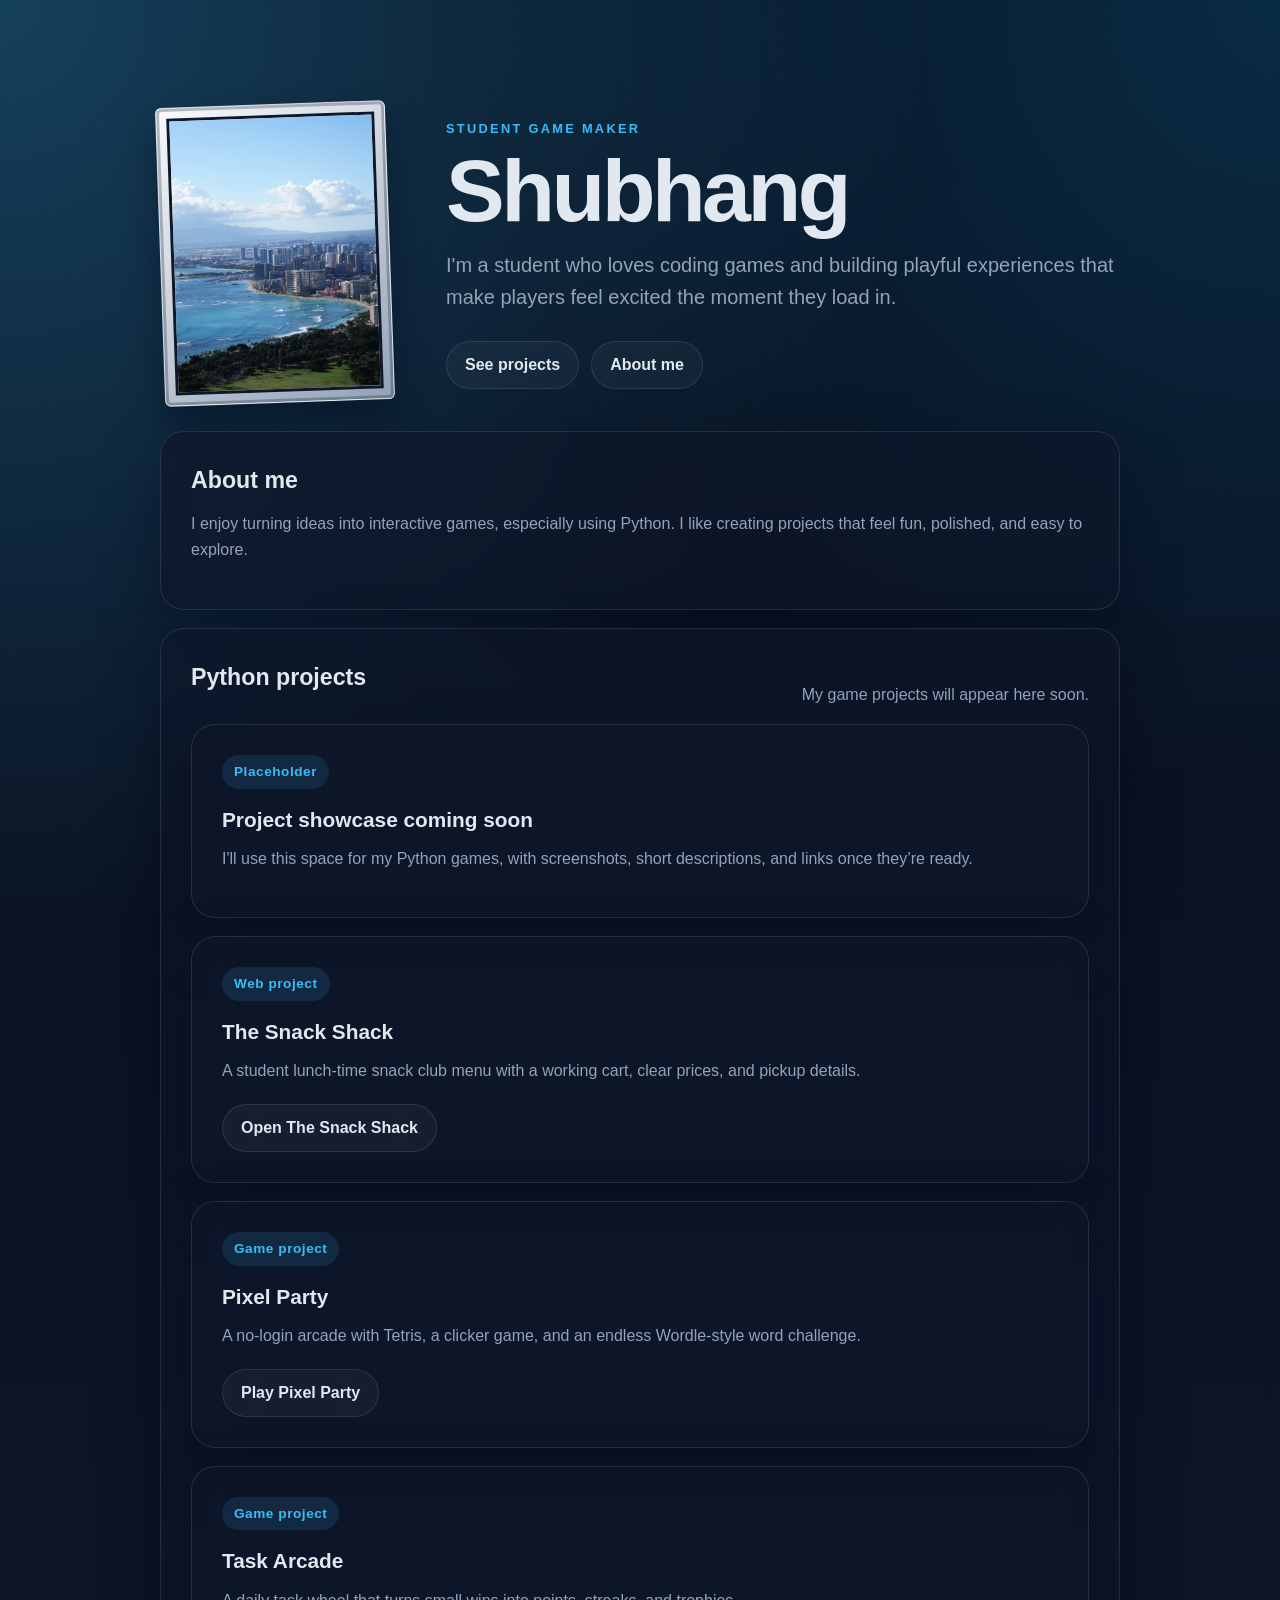
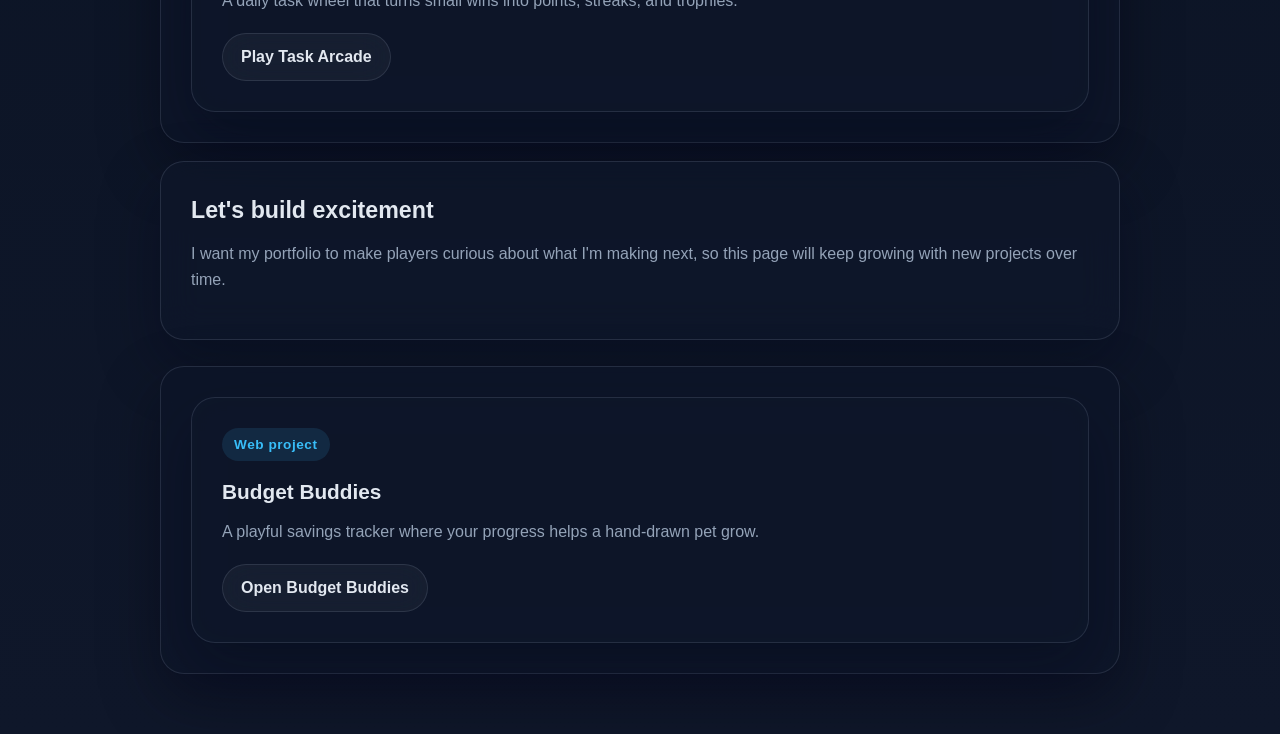
<file: index.html>
<!doctype html>
<html lang="en">
<head>
    <meta charset="utf-8">
    <meta name="viewport" content="width=device-width, initial-scale=1">
    <link rel="stylesheet" href="stylesheet.css">
    <title>Shubhang | Personal Portfolio</title>
</head>
<body>
    <header class="hero">
        <figure class="hero-photo-frame">
            <img src="assets/coyotelang-hawaii-3810453.jpg" alt="View across the coast of Hawaii">
        </figure>
        <div class="hero-content">
            <p class="eyebrow">Student game maker</p>
            <h1>Shubhang</h1>
            <p class="intro">I'm a student who loves coding games and building playful experiences that make players feel excited the moment they load in.</p>
            <div class="hero-actions"><a class="button button-primary" href="#projects">See projects</a><a class="button button-secondary" href="#about">About me</a></div>
        </div>
    </header>
    <main>
        <section class="panel" id="about"><h2>About me</h2><p>I enjoy turning ideas into interactive games, especially using Python. I like creating projects that feel fun, polished, and easy to explore.</p></section>
        <section class="panel" id="projects"><div class="section-heading"><h2>Python projects</h2><p>My game projects will appear here soon.</p></div><article class="project-card"><span class="project-label">Placeholder</span><h3>Project showcase coming soon</h3><p>I'll use this space for my Python games, with screenshots, short descriptions, and links once they’re ready.</p></article><article class="project-card" style="margin-top:18px"><span class="project-label">Web project</span><h3>The Snack Shack</h3><p>A student lunch-time snack club menu with a working cart, clear prices, and pickup details.</p><a class="button button-primary project-link" href="projects/snack-shack/snack-shack.html">Open The Snack Shack</a></article><article class="project-card" style="margin-top:18px"><span class="project-label">Game project</span><h3>Pixel Party</h3><p>A no-login arcade with Tetris, a clicker game, and an endless Wordle-style word challenge.</p><a class="button button-primary project-link" href="projects/pixel-party/pixel-party.html">Play Pixel Party</a></article><article class="project-card" style="margin-top:18px"><span class="project-label">Game project</span><h3>Task Arcade</h3><p>A daily task wheel that turns small wins into points, streaks, and trophies.</p><a class="button button-primary project-link" href="projects/task-arcade/task-arcade.html">Play Task Arcade</a></article></section>
        <section class="panel contact-panel"><h2>Let's build excitement</h2><p>I want my portfolio to make players curious about what I'm making next, so this page will keep growing with new projects over time.</p></section>
        <section class="panel"><article class="project-card"><span class="project-label">Web project</span><h3>Budget Buddies</h3><p>A playful savings tracker where your progress helps a hand-drawn pet grow.</p><a class="button button-primary project-link" href="projects/budget-buddies/index.html">Open Budget Buddies</a></article></section>
    </main>
    <script src="script.js"></script>
</body>
</html>
</file>
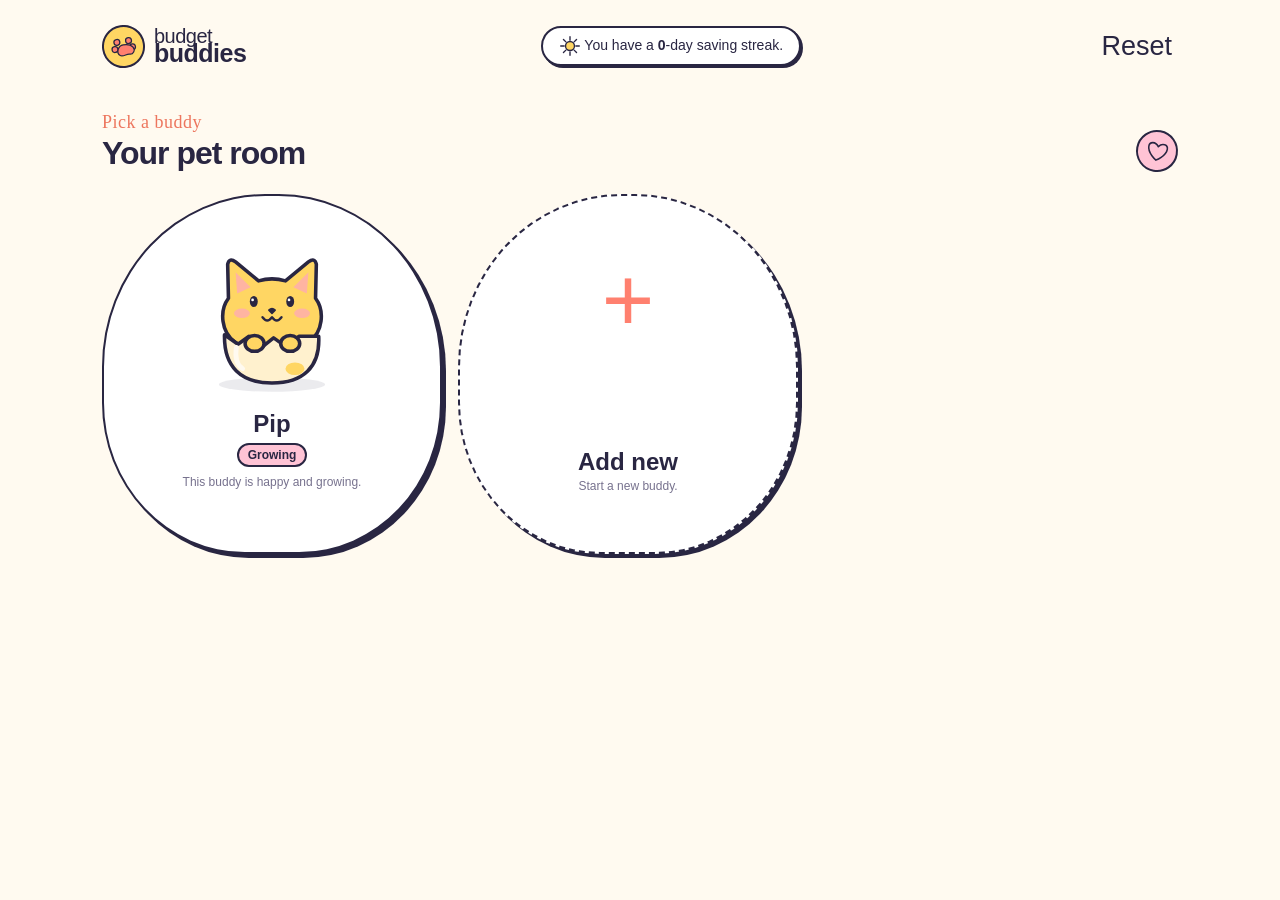
<file: projects/budget-buddies/index.html>
<!doctype html>
<html lang="en">
<head>
  <meta charset="UTF-8" />
  <meta name="viewport" content="width=device-width, initial-scale=1.0" />
  <link rel="icon" href="assets/favicon.svg" type="image/svg+xml" />
  <title>Budget Buddies - Save, grow, and repeat.</title>
  <link rel="stylesheet" href="styles.css" />
</head>
<body>
  <div class="page-wrap">
    <header class="topbar">
      <a class="brand" href="#top" aria-label="Budget Buddies home">
        <span class="brand-mark"><img src="assets/icon-paw.svg" alt="" /></span>
        <span>budget<br><strong>buddies</strong></span>
      </a>
      <div class="streak"><img class="inline-icon" src="assets/icon-sun.svg" alt="" /> You have a <b id="streakCount">0</b>-day saving streak.</div>
      <button class="icon-button" id="resetButton" title="Reset progress" aria-label="Reset progress">Reset</button>
    </header>

    <main id="top">
      <section class="lobby-section" id="lobbyScreen"><div class="section-heading"><div><span class="eyebrow">Pick a buddy</span><h2>Your pet room</h2></div><span class="heart-badge"><img src="assets/icon-heart.svg" alt="" /></span></div><div class="pet-lobby" id="petLobby"><div class="lobby-egg lobby-fallback"><img class="egg-art" src="assets/egg.svg" alt="A hand-drawn pet egg"><strong>Pip</strong><small>This buddy is happy and growing.</small></div><button class="lobby-egg add-egg lobby-fallback-add"><span class="egg-art add-mark" aria-hidden="true">+</span><strong>Add new</strong><small>Start a new buddy.</small></button></div></section>
      <div id="buddyScreen" hidden>
      <button class="back-button" id="backToLobby">Back to pet room</button>
      <section class="hero">
        <div class="hero-copy">
          <span class="eyebrow">A tiny goal can grow big things</span>
          <h1>Save a little,<br /><span>and watch your buddy grow.</span></h1>
        </div>
        <div class="hero-doodle" aria-hidden="true">
          <span class="scribble scribble-1"></span><span class="scribble scribble-2"></span>
          <div class="cloud cloud-a"></div><div class="cloud cloud-b"></div>
          <div class="rainbow"><i></i><i></i><i></i><i></i></div>
          <img class="hero-pet" src="assets/pet-happy.svg" alt="A happy hand-drawn pet" />
          <span class="speech">You got this!</span>
        </div>
      </section>

      <section class="dashboard" id="progress">
        <div class="section-heading"><div><span class="eyebrow">Today with your buddy</span><h2>Look how far we have come.</h2></div><span class="heart-badge"><img src="assets/icon-heart.svg" alt="" /></span></div>
        <div class="dashboard-grid">
          <article class="card pet-card">
            <div class="card-label">Your buddy</div>
            <div class="pet-scene"><span class="sparkle s1"></span><span class="sparkle s2"></span><img class="pet-emoji" id="petEmoji" src="assets/pet-happy.svg" alt="Your hand-drawn pet" /><div class="ground"></div></div>
            <h3 id="petName">Pip</h3><p id="petCaption">Your tiny buddy is just getting started!</p>
            <div class="level-row"><span id="levelText">Level 1</span><span id="nextLevelText">Next: 25%</span></div><div class="mini-progress"><i id="levelProgress"></i></div>
          </article>

          <article class="card savings-card">
            <div class="card-label">My savings goal</div>
            <div class="amount-row"><span class="currency">$</span><input id="savedInput" type="number" step="1" value="125" aria-label="Amount saved" /><span class="goal-total">/ $<span id="goalTotal">500</span></span></div>
            <div class="big-progress"><i id="mainProgress"></i><span id="progressLabel">25%</span></div>
            <div class="savings-meta"><span>Saved so far</span><strong id="savedLabel">$125</strong><span>Goal</span><strong>$<span id="goalLabel">500</span></strong></div>
            <div class="saving-note"><img class="inline-icon" src="assets/icon-lamp.svg" alt="" /> Every little bit helps your buddy grow.</div>
            <div class="deadline-readout"><img class="inline-icon" src="assets/icon-clock.svg" alt="" /> <span id="deadlineText">You have not set a deadline.</span></div>
          </article>
        </div>
      </section>

      <section class="actions-section">
        <div class="section-heading"><div><span class="eyebrow">Small steps can make a difference.</span><h2>Add to your savings.</h2></div></div>
        <div class="actions-grid">
          <div class="quick-add card"><div class="action-hint">Money added</div><button data-add="5">+$5</button><button data-add="10">+$10</button><button data-add="25">+$25</button><button data-add="50">+$50</button><div class="action-hint spend-hint">Money spent</div><button class="spend-button" data-add="-5">-$5</button><button class="spend-button" data-add="-10">-$10</button><button class="spend-button" data-add="-25">-$25</button><button class="spend-button" data-add="-50">-$50</button><div class="action-hint custom-hint">Amount</div><label class="custom-add"><span>$</span><input id="customAmount" type="number" step="1" value="0" placeholder="Amount" aria-label="Pending money amount" /></label><div class="action-hint description-hint">Describe this money change, then press Enter.</div><label class="reason-input"><img class="field-icon" src="assets/icon-pencil.svg" alt="" /><input id="reasonInput" maxlength="60" placeholder="For example, did the dishes or bought a toy." /></label></div>
          <div class="goal-editor card"><label for="petNameInput">My buddy’s name is...</label><div class="goal-line"><img class="field-icon" src="assets/icon-paw.svg" alt="" /><input id="petNameInput" value="Pip" maxlength="18" /></div><label for="goalInput">I’m saving for...</label><div class="goal-line"><img class="field-icon" src="assets/icon-pencil.svg" alt="" /><input id="goalInput" value="A new bike" maxlength="28" /></div><label for="goalAmountInput">My goal is</label><div class="goal-line"><span>$</span><input id="goalAmountInput" type="number" min="1" step="1" value="500" /></div><label for="deadlineInput">I want it by</label><div class="goal-line"><img class="field-icon" src="assets/icon-clock.svg" alt="" /><input id="deadlineInput" type="date" /></div><button id="saveGoal" class="small-button">Save goal</button><button id="deleteBuddy" class="delete-button">Delete buddy</button></div>
        </div>
        <div class="activity-card card"><div class="card-label">Savings history</div><p id="emptyActivity">Your first money story will appear here.</p><ul id="activityList"></ul><button class="history-toggle" id="historyToggle" hidden>Show more</button></div>
      </section>
      </div>
    </main>
  </div>
  <div class="modal-backdrop" id="hungerModal" hidden><div class="modal-card"><button class="modal-close" id="closeHunger" aria-label="Close">x</button><img class="modal-pet" src="assets/pet-hungry.svg" alt="Hungry hand-drawn pet" /><h2><span id="modalPetName">Pip</span> is hungry!</h2><p>Earn money to feed them and keep your buddy happy.</p><button class="primary-button" id="feedButton">Feed them</button></div></div>
  <div class="celebration" id="celebration" hidden><div class="celebration-card"><img class="celebration-icon" src="assets/icon-celebrate.svg" alt="Celebration illustration" /><h2>You reached your goal.</h2><p><span id="celebrationPet">Pip</span> grew all the way up with you.</p><button class="small-button" id="closeCelebration">Keep saving</button></div></div>
  <div class="condition-modal" id="conditionModal" hidden><div class="condition-card"><button class="modal-close" id="closeCondition" aria-label="Close">x</button><img class="condition-pet" id="conditionPet" src="assets/pet-hungry.svg" alt="Pet condition illustration" /><h2 id="conditionTitle">Pip is starving</h2><p id="conditionMessage">Save some money to take care of your buddy.</p><button class="primary-button" id="visitPet">Visit buddy</button></div></div>
  <div class="setup-modal" id="setupModal" hidden><div class="setup-card"><button class="modal-close" id="closeSetup" aria-label="Close">x</button><span class="eyebrow">Start a new buddy</span><h2>Set up your savings plan.</h2><p>Choose the details for this new buddy.</p><label for="newPetName">Buddy name</label><input id="newPetName" maxlength="18" placeholder="For example, Pip" /><label for="newGoalName">I am saving for</label><input id="newGoalName" maxlength="28" placeholder="For example, a new bike" /><label for="newGoalAmount">Savings goal</label><input id="newGoalAmount" type="number" min="1" step="1" placeholder="500" /><label for="newDeadline">Deadline</label><input id="newDeadline" type="date" /><button class="primary-button" id="createBuddy">Create buddy</button></div></div>
  <script src="script.js"></script>
</body>
</html>
</file>
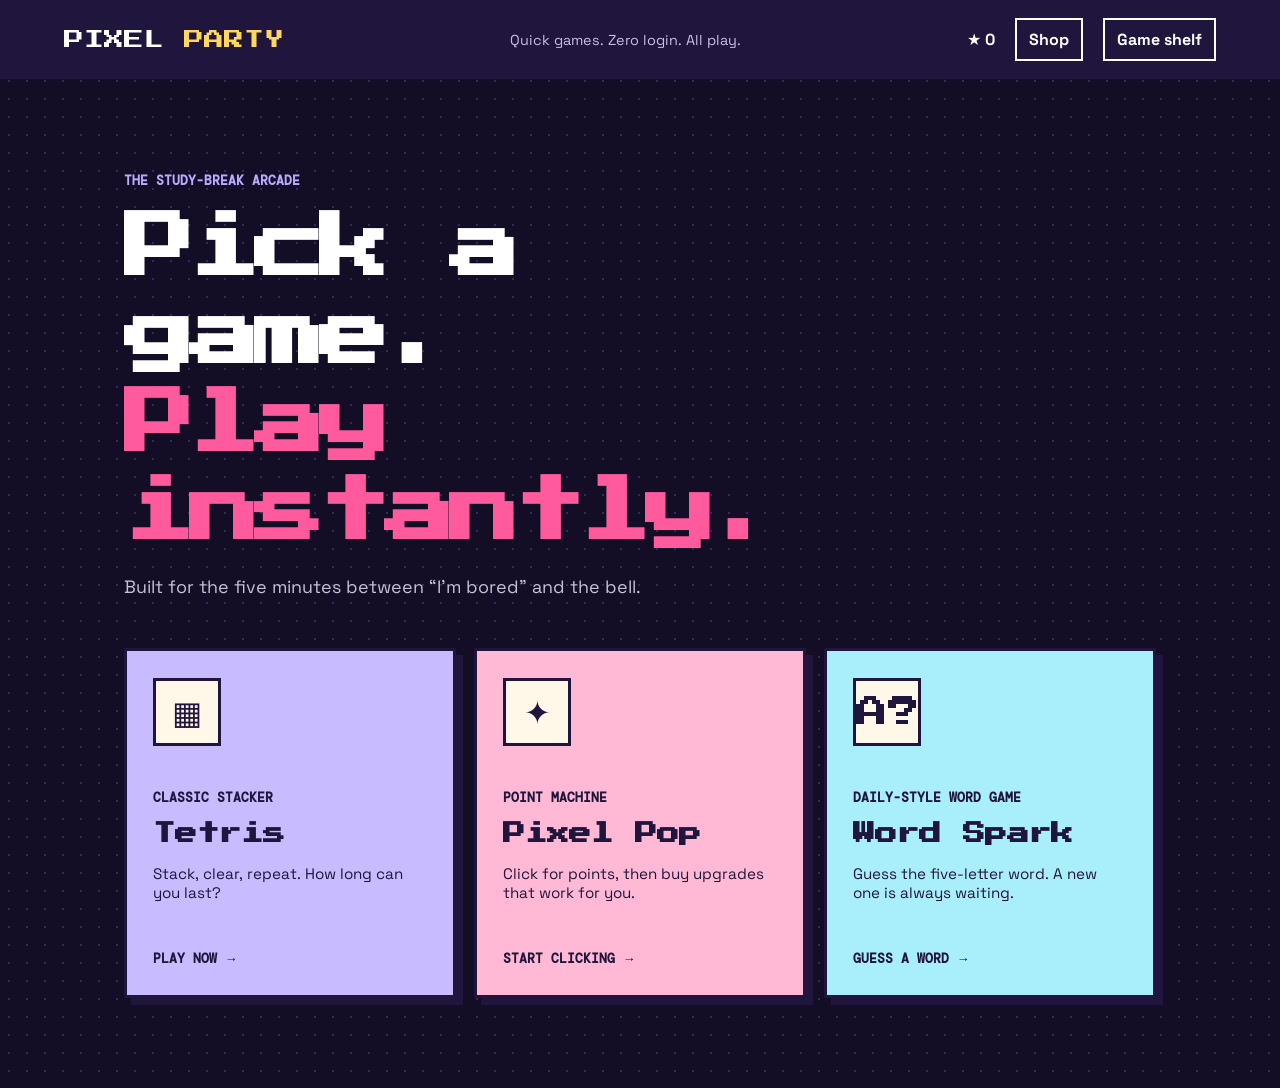
<file: pixel-party.html>
<!doctype html><html lang="en"><head><meta charset="utf-8"><meta name="viewport" content="width=device-width,initial-scale=1"><link rel="stylesheet" href="pixel-party.css"><style>body{background:radial-gradient(#332b5c 1px,transparent 1px) 0 0/18px 18px,#130d25}.hero h1,.game-title h1{color:#fff}.hero p,.game-title p{color:#c8bfdb}.hero small,.game-title small{color:#bcaaff}.back{color:#bcaaff}.key.absent{background:#7c7687;color:white}</style><title>Pixel Party | Quick games</title></head><body>
<header><a href="index.html" class="logo">PIXEL <span>PARTY</span></a><p>Quick games. Zero login. All play.</p><div class="header-points">★ <b id="global-points">0</b></div><button id="shop-nav">Shop</button><button id="home">Game shelf</button></header>
<main><section id="shelf" class="screen active"><div class="hero"><small>THE STUDY-BREAK ARCADE</small><h1>Pick a game.<br><em>Play instantly.</em></h1><p>Built for the five minutes between “I’m bored” and the bell.</p></div><div class="game-grid"><button class="game-card purple" data-game="tetris"><span class="pixel-art">▦</span><small>CLASSIC STACKER</small><h2>Tetris</h2><p>Stack, clear, repeat. How long can you last?</p><b>PLAY NOW →</b></button><button class="game-card pink" data-game="clicker"><span class="pixel-art">✦</span><small>POINT MACHINE</small><h2>Pixel Pop</h2><p>Click for points, then buy upgrades that work for you.</p><b>START CLICKING →</b></button><button class="game-card blue" data-game="wordle"><span class="pixel-art">A?</span><small>DAILY-STYLE WORD GAME</small><h2>Word Spark</h2><p>Guess the five-letter word. A new one is always waiting.</p><b>GUESS A WORD →</b></button></div></section>
<section id="tetris" class="screen game-screen"><button class="back">← All games</button><div class="game-title"><small>CLASSIC STACKER</small><h1>Tetris</h1><p>Arrow keys or the buttons—clear lines and keep the party going.</p></div><div class="tetris-layout"><canvas id="tetris-board" width="300" height="600" aria-label="Tetris board"></canvas><div class="side-panel"><p>SCORE <b id="tetris-score">0</b></p><p>LINES <b id="tetris-lines">0</b></p><button id="tetris-start" class="primary">Start / restart</button><div class="controls"><button data-t="left">←</button><button data-t="rotate">↻</button><button data-t="right">→</button><button data-t="down">↓</button></div></div></div></section>
<section id="clicker" class="screen game-screen"><button class="back">← All games</button><div class="game-title"><small>POINT MACHINE</small><h1>Pixel Pop</h1><p>Click the star. Spend points to make the counter grow forever.</p></div><div class="clicker-layout"><div class="pop-zone"><p id="points">0</p><span>POINTS</span><button id="pop-button" aria-label="Pop for points">✦</button><p id="per-second">+0 per second</p></div><div class="upgrades"><h2>Power-ups</h2><button class="upgrade" data-upgrade="finger"><span>⚡</span><div><b>Turbo finger</b><small>+1 point per click</small></div><strong>20</strong></button><button class="upgrade" data-upgrade="bot"><span>🤖</span><div><b>Pixel bot</b><small>+1 point per second</small></div><strong>50</strong></button><button class="upgrade" data-upgrade="factory"><span>🏭</span><div><b>Star factory</b><small>+5 points per second</small></div><strong>200</strong></button><button class="upgrade" data-upgrade="arcade"><span>🕹️</span><div><b>Arcade machine</b><small>+10 points per second</small></div><strong>750</strong></button><button class="upgrade" data-upgrade="portal"><span>🌀</span><div><b>Party portal</b><small>+20 points per second</small></div><strong>2500</strong></button></div></div></section>
<section id="wordle" class="screen game-screen"><button class="back">← All games</button><div class="game-title"><small>DAILY-STYLE WORD GAME</small><h1>Word Spark</h1><p>Find the five-letter mystery word. Green means right spot; yellow means it’s in there.</p></div><div class="wordle-wrap"><div id="word-board" aria-label="Word guessing board"></div><p id="word-message">Type a five-letter word and press Enter.</p><div id="keyboard" aria-label="On-screen keyboard"></div><button id="new-word" class="primary">New word</button></div></section>
</section><section id="shop" class="screen"><button class="back">← Game shelf</button><div class="game-title"><small>THE ARCADE STORE</small><h1>Shop</h1><p>Spend your party points on new ways to play.</p></div><div class="shop-grid"><button class="shop-item" data-buy="pong"><span>🏓</span><div><h2>Unlock Pong</h2><p>Add a neon paddle battle to your game shelf.</p></div><strong>50 ★</strong></button><button class="shop-item" data-buy="powerup"><span>⚡</span><div><h2>Power-up pack</h2><p>Boost your clicker by +5 points per click.</p></div><strong>30 ★</strong></button><button class="shop-item" data-buy="hint"><span>💡</span><div><h2>Word hint</h2><p>Reveal the first letter of the current Word Spark.</p></div><strong>10 ★</strong></button><button class="shop-item" data-buy="retro"><span>🌈</span><div><h2>Retro background</h2><p>Give the whole arcade a scanline glow.</p></div><strong>50 ★</strong></button></div><p id="shop-message" class="shop-message"></p></section><section id="pong" class="screen game-screen"><button class="back">← All games</button><div class="game-title"><small>NEW ARCADE UNLOCK</small><h1>Pong</h1><p>Move your paddle with the mouse, touch, or arrow keys. First to 5 wins.</p></div><div class="pong-wrap"><canvas id="pong-board" width="640" height="360"></canvas><button id="pong-start" class="primary">Start match</button><p id="pong-score">You 0 — 0 CPU</p></div></section>
</main><script src="pixel-party.js"></script></body></html>
</file>
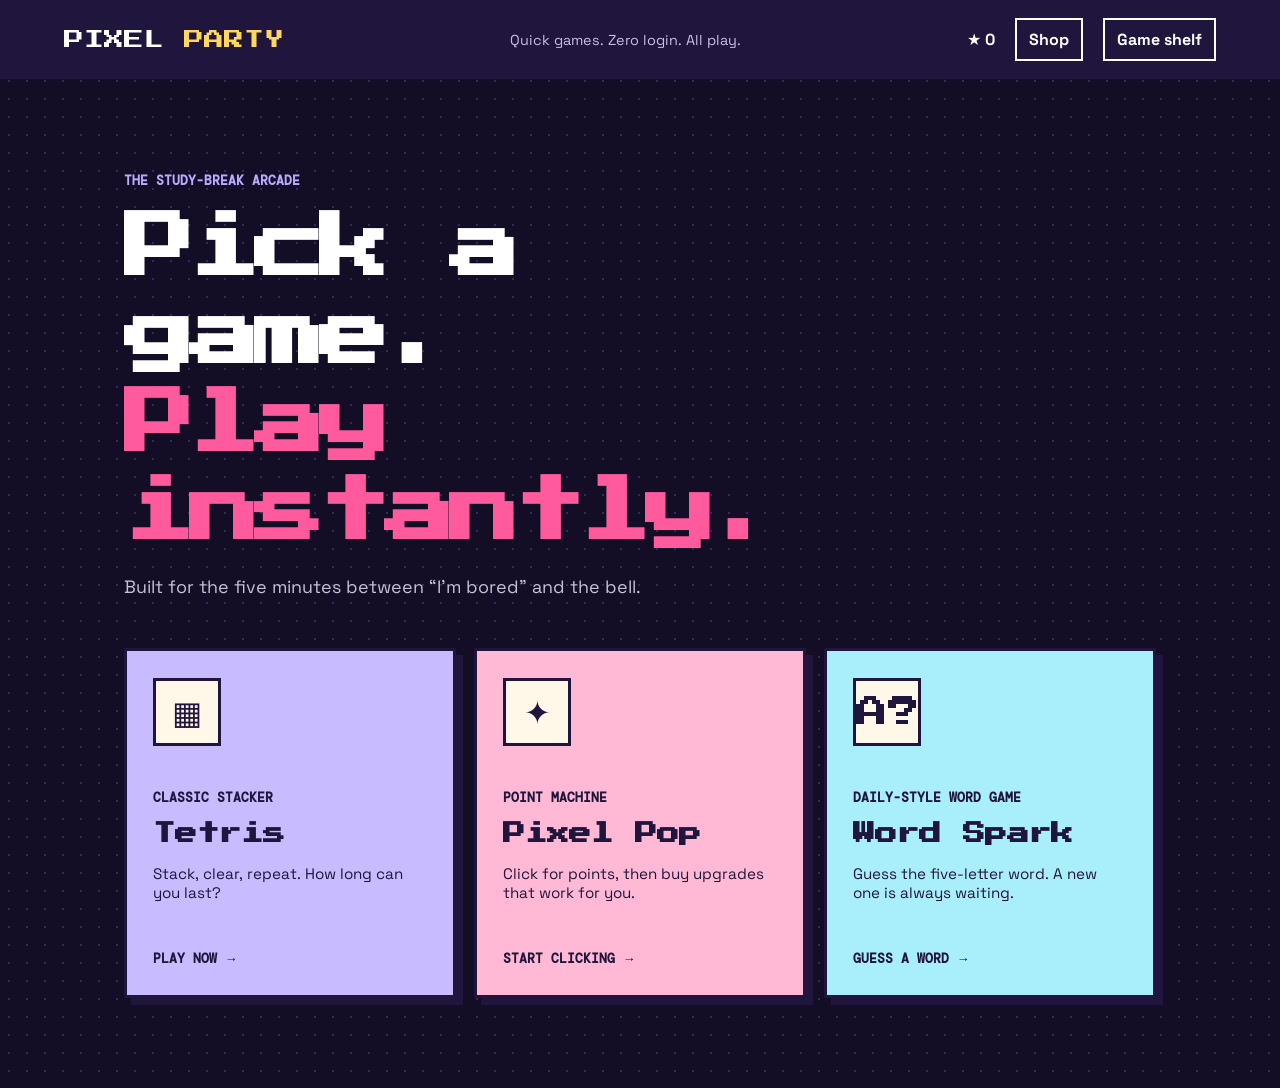
<file: projects/pixel-party/pixel-party.html>
<!doctype html><html lang="en"><head><meta charset="utf-8"><meta name="viewport" content="width=device-width,initial-scale=1"><link rel="stylesheet" href="pixel-party.css"><style>body{background:radial-gradient(#332b5c 1px,transparent 1px) 0 0/18px 18px,#130d25}.hero h1,.game-title h1{color:#fff}.hero p,.game-title p{color:#c8bfdb}.hero small,.game-title small{color:#bcaaff}.back{color:#bcaaff}.key.absent{background:#7c7687;color:white}</style><title>Pixel Party | Quick games</title></head><body>
<header><a href="../../index.html" class="logo">PIXEL <span>PARTY</span></a><p>Quick games. Zero login. All play.</p><div class="header-points">★ <b id="global-points">0</b></div><button id="shop-nav">Shop</button><button id="home">Game shelf</button></header>
<main><section id="shelf" class="screen active"><div class="hero"><small>THE STUDY-BREAK ARCADE</small><h1>Pick a game.<br><em>Play instantly.</em></h1><p>Built for the five minutes between “I’m bored” and the bell.</p></div><div class="game-grid"><button class="game-card purple" data-game="tetris"><span class="pixel-art">▦</span><small>CLASSIC STACKER</small><h2>Tetris</h2><p>Stack, clear, repeat. How long can you last?</p><b>PLAY NOW →</b></button><button class="game-card pink" data-game="clicker"><span class="pixel-art">✦</span><small>POINT MACHINE</small><h2>Pixel Pop</h2><p>Click for points, then buy upgrades that work for you.</p><b>START CLICKING →</b></button><button class="game-card blue" data-game="wordle"><span class="pixel-art">A?</span><small>DAILY-STYLE WORD GAME</small><h2>Word Spark</h2><p>Guess the five-letter word. A new one is always waiting.</p><b>GUESS A WORD →</b></button></div></section>
<section id="tetris" class="screen game-screen"><button class="back">← All games</button><div class="game-title"><small>CLASSIC STACKER</small><h1>Tetris</h1><p>Arrow keys or the buttons—clear lines and keep the party going.</p></div><div class="tetris-layout"><canvas id="tetris-board" width="300" height="600" aria-label="Tetris board"></canvas><div class="side-panel"><p>SCORE <b id="tetris-score">0</b></p><p>LINES <b id="tetris-lines">0</b></p><button id="tetris-start" class="primary">Start / restart</button><div class="controls"><button data-t="left">←</button><button data-t="rotate">↻</button><button data-t="right">→</button><button data-t="down">↓</button></div></div></div></section>
<section id="clicker" class="screen game-screen"><button class="back">← All games</button><div class="game-title"><small>POINT MACHINE</small><h1>Pixel Pop</h1><p>Click the star. Spend points to make the counter grow forever.</p></div><div class="clicker-layout"><div class="pop-zone"><p id="points">0</p><span>POINTS</span><button id="pop-button" aria-label="Pop for points">✦</button><p id="per-second">+0 per second</p></div><div class="upgrades"><h2>Power-ups</h2><button class="upgrade" data-upgrade="finger"><span>⚡</span><div><b>Turbo finger</b><small>+1 point per click</small></div><strong>20</strong></button><button class="upgrade" data-upgrade="bot"><span>🤖</span><div><b>Pixel bot</b><small>+1 point per second</small></div><strong>50</strong></button><button class="upgrade" data-upgrade="factory"><span>🏭</span><div><b>Star factory</b><small>+5 points per second</small></div><strong>200</strong></button><button class="upgrade" data-upgrade="arcade"><span>🕹️</span><div><b>Arcade machine</b><small>+10 points per second</small></div><strong>750</strong></button><button class="upgrade" data-upgrade="portal"><span>🌀</span><div><b>Party portal</b><small>+20 points per second</small></div><strong>2500</strong></button></div></div></section>
<section id="wordle" class="screen game-screen"><button class="back">← All games</button><div class="game-title"><small>DAILY-STYLE WORD GAME</small><h1>Word Spark</h1><p>Find the five-letter mystery word. Green means right spot; yellow means it’s in there.</p></div><div class="wordle-wrap"><div id="word-board" aria-label="Word guessing board"></div><p id="word-message">Type a five-letter word and press Enter.</p><div id="keyboard" aria-label="On-screen keyboard"></div><button id="new-word" class="primary">New word</button></div></section>
</section><section id="shop" class="screen"><button class="back">← Game shelf</button><div class="game-title"><small>THE ARCADE STORE</small><h1>Shop</h1><p>Spend your party points on new ways to play.</p></div><div class="shop-grid"><button class="shop-item" data-buy="pong"><span>🏓</span><div><h2>Unlock Pong</h2><p>Add a neon paddle battle to your game shelf.</p></div><strong>50 ★</strong></button><button class="shop-item" data-buy="powerup"><span>⚡</span><div><h2>Power-up pack</h2><p>Boost your clicker by +5 points per click.</p></div><strong>30 ★</strong></button><button class="shop-item" data-buy="hint"><span>💡</span><div><h2>Word hint</h2><p>Reveal the first letter of the current Word Spark.</p></div><strong>10 ★</strong></button><button class="shop-item" data-buy="retro"><span>🌈</span><div><h2>Retro background</h2><p>Give the whole arcade a scanline glow.</p></div><strong>50 ★</strong></button></div><p id="shop-message" class="shop-message"></p></section><section id="pong" class="screen game-screen"><button class="back">← All games</button><div class="game-title"><small>NEW ARCADE UNLOCK</small><h1>Pong</h1><p>Move your paddle with the mouse, touch, or arrow keys. First to 5 wins.</p></div><div class="pong-wrap"><canvas id="pong-board" width="640" height="360"></canvas><button id="pong-start" class="primary">Start match</button><p id="pong-score">You 0 — 0 CPU</p></div></section>
</main><script src="pixel-party.js"></script></body></html>
</file>
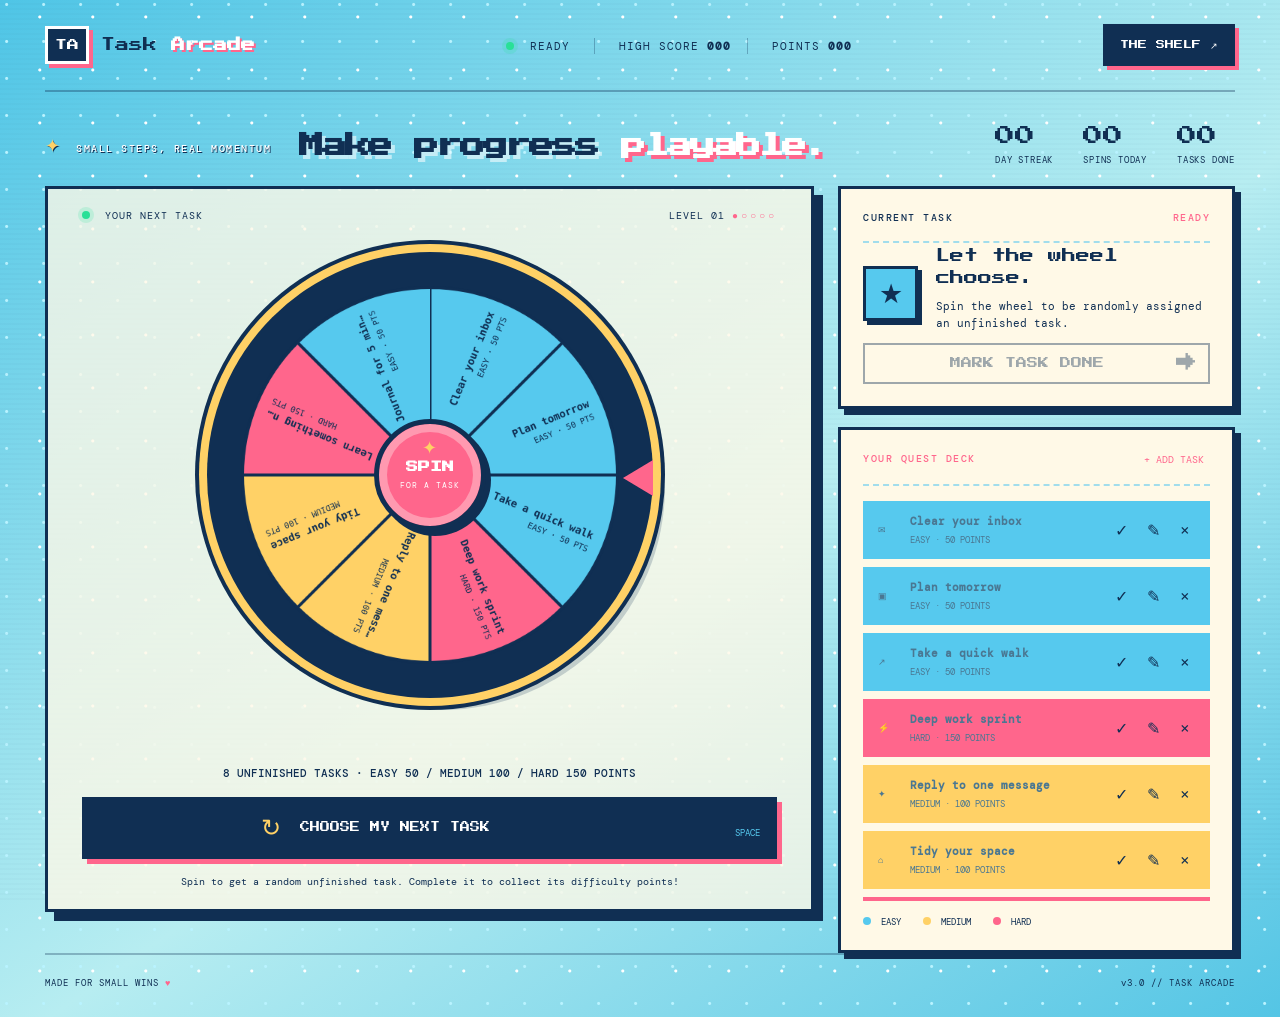
<file: projects/task-arcade/task-arcade.html>
<!doctype html>
<html lang="en">
<head>
  <meta charset="UTF-8" />
  <meta name="viewport" content="width=device-width, initial-scale=1.0" />
  <title>Task Arcade — Turn progress into play</title>
  <link rel="stylesheet" href="task-arcade.css" />
  <link rel="stylesheet" href="task-arcade-fixes.css" />
  <link rel="stylesheet" href="nav-buttons.css" />
  <link rel="stylesheet" href="task-arcade-overrides.css" />
</head>
<body>
  <main class="shell">
    <header class="topbar"><a class="brand" href="../../index.html"><span class="brand-mark">TA</span><span>Task <b>Arcade</b></span></a><div class="top-status"><span class="status-dot"></span> READY <span class="divider"></span> HIGH SCORE <strong id="high-score">000</strong><span class="divider"></span> POINTS <strong id="points">000</strong></div><div class="top-actions"><a class="shelf-link" href="shelf.html">THE SHELF ↗</a><button class="sound-button" id="sound-toggle" type="button" aria-pressed="false">♫ <span>SOUND ON</span></button></div></header>
    <section class="hero"><div class="hero-copy"><p class="eyebrow"><span>✦</span> SMALL STEPS, REAL MOMENTUM</p><h1>Make progress <em>playable.</em></h1><p class="intro">Spin for a random task, finish it, and earn points based on difficulty.</p><div class="quick-stats"><div><strong id="streak">00</strong><span>DAY STREAK</span></div><div><strong id="spins">00</strong><span>SPINS TODAY</span></div><div><strong id="done-count">00</strong><span>TASKS DONE</span></div></div></div></section>
    <section class="main-grid"><div class="game-panel"><div class="panel-top"><span><i class="live-dot"></i> YOUR NEXT TASK</span><span class="level">LEVEL 01 <b>●○○○○</b></span></div><div class="wheel-stage"><div class="pointer"></div><div class="wheel-wrap"><canvas id="wheel" width="560" height="560" aria-label="Wheel of unfinished tasks"></canvas><button class="wheel-center" id="wheel-play" type="button" aria-label="Spin for a random task"><span class="center-burst">✦</span><strong>SPIN</strong><small>FOR A TASK</small></button></div></div><button class="spin-button" id="spin-button" type="button"><span class="spin-icon">↻</span> SPIN FOR A TASK <kbd>SPACE</kbd></button><p class="hint">Spin to get a random unfinished task. Complete it to collect its difficulty points!</p></div><div class="side-stack"><div class="mission-card" aria-live="polite"><div class="card-label">CURRENT TASK <span id="mission-type">WAITING</span></div><div class="mission-row"><div class="mission-icon" id="mission-icon">✎</div><div><h2 id="mission-title">Your next win is ready.</h2><p id="mission-copy">Spin the wheel to be randomly assigned an unfinished task.</p></div></div><button class="complete-button" id="complete-button" type="button" disabled>MARK TASK DONE <span>→</span></button></div><div class="task-list-card"><div class="card-label"><span>YOUR QUEST DECK</span><button id="add-task-button" type="button">+ ADD TASK</button></div><form class="task-form" id="task-form" hidden><label>Task name <input id="task-name" name="name" maxlength="60" required placeholder="e.g. Read for 15 minutes" /></label><label>Difficulty <select id="task-level" name="level"><option value="easy">Easy · 50 points</option><option value="medium">Medium · 100 points</option><option value="hard">Hard · 150 points</option></select></label><div class="form-actions"><button type="submit" class="save-task">SAVE TASK</button><button type="button" id="cancel-task">CANCEL</button></div></form><div class="task-list" id="task-list"></div><p class="empty-tasks" id="empty-tasks" hidden>Add a task to put it on the wheel.</p><div class="legend"><span><i class="legend-dot easy"></i> EASY</span><span><i class="legend-dot medium"></i> MEDIUM</span><span><i class="legend-dot hard"></i> HARD</span></div></div></div></section>
    <div class="celebration" id="celebration" aria-hidden="true"><div class="celebration-box"><span class="confetti">✦ ✦ ✦</span><p>TASK COMPLETE</p><h2 id="result-title">NICE WORK</h2><div class="result-chip" id="result-level">+50 POINTS</div><button id="close-celebration" type="button">KEEP GOING <span>→</span></button></div></div>
    <p id="save-status" role="status" hidden></p>
    <footer><span>MADE FOR SMALL WINS <i>♥</i></span><span>v3.0 // TASK ARCADE</span></footer>
  </main><script src="task-arcade-v2.js"></script>
</body>
</html>
</file>
<file: stylesheet.css>
*{box-sizing:border-box}:root{color-scheme:light;--bg:#0f172a;--bg-soft:#111c35;--panel:rgba(15,23,42,.72);--panel-border:rgba(148,163,184,.18);--text:#e2e8f0;--muted:#94a3b8;--accent:#38bdf8;--shadow:0 24px 60px rgba(2,6,23,.35)}html{scroll-behavior:smooth}body{margin:0;min-height:100vh;font-family:"Segoe UI",Arial,sans-serif;line-height:1.6;color:var(--text);background:radial-gradient(circle at top left,rgba(56,189,248,.28),transparent 35%),radial-gradient(circle at top right,rgba(14,165,233,.18),transparent 30%),linear-gradient(180deg,#081120 0%,var(--bg) 100%);padding:24px}body:before{content:"";position:fixed;inset:0;pointer-events:none;background-image:radial-gradient(rgba(255,255,255,.06) 1px,transparent 1px);background-size:22px 22px;opacity:.18}.hero,main{position:relative;z-index:1;width:min(100%,960px);margin:0 auto}.hero{display:grid;grid-template-columns:minmax(150px,230px) minmax(0,1fr);align-items:center;gap:clamp(24px,5vw,56px);padding:56px 0 28px}.hero-photo-frame{margin:0;padding:10px;border:1px solid rgba(226,232,240,.72);border-radius:6px;background:linear-gradient(145deg,#f8fafc,#94a3b8);box-shadow:0 18px 36px rgba(2,6,23,.42),inset 0 0 0 3px rgba(15,23,42,.28);transform:rotate(-2deg)}.hero-photo-frame img{display:block;width:100%;aspect-ratio:3/4;object-fit:cover;object-position:center;border:3px solid #0f172a}.eyebrow{margin:0 0 10px;text-transform:uppercase;letter-spacing:.18em;font-size:.8rem;color:var(--accent);font-weight:700}h1,h2,h3,p{margin-top:0}h1{margin-bottom:16px;font-size:clamp(3rem,8vw,5.5rem);line-height:.95;letter-spacing:-.04em}.intro{max-width:42rem;font-size:clamp(1.05rem,2.4vw,1.25rem);color:var(--muted)}.hero-actions{display:flex;flex-wrap:wrap;gap:12px;margin-top:28px}.button{display:inline-flex;align-items:center;justify-content:center;min-height:48px;padding:0 18px;border-radius:999px;text-decoration:none;font-weight:700;transition:transform 160ms ease,box-shadow 160ms ease,background-color 160ms ease}.button:hover{transform:translateY(-1px)}.button-primary,.button-secondary{color:var(--text);border:1px solid var(--panel-border);background:rgba(255,255,255,.04);backdrop-filter:blur(16px)}.button-primary:hover,.button-secondary:hover{color:#03111d;background:linear-gradient(135deg,#7dd3fc,var(--accent));box-shadow:0 12px 30px rgba(56,189,248,.25)}main{display:grid;gap:18px;padding-bottom:28px}.panel,.project-card{border:1px solid var(--panel-border);border-radius:24px;background:var(--panel);backdrop-filter:blur(18px);box-shadow:var(--shadow)}.panel{padding:24px}.panel h2{margin-bottom:12px;font-size:1.45rem}.section-heading{display:flex;flex-wrap:wrap;justify-content:space-between;gap:12px;align-items:end;margin-bottom:16px}.section-heading p{margin-bottom:0;color:var(--muted)}.project-card{padding:24px;border-radius:24px}.project-label{display:inline-flex;margin-bottom:14px;padding:6px 12px;border-radius:999px;font-size:.85rem;font-weight:700;letter-spacing:.04em;color:var(--accent);background:rgba(56,189,248,.12)}.project-card h3{margin-bottom:10px;font-size:1.3rem}.project-card p,.panel p{color:var(--muted)}.project-link{margin-top:4px}.contact-panel{margin-bottom:8px}@media(min-width:720px){body{padding:32px}.hero{padding-top:72px}.panel,.project-card{padding:30px}}@media(max-width:560px){.hero{grid-template-columns:130px minmax(0,1fr);gap:20px;padding-top:36px}.hero-photo-frame{padding:7px}.hero-photo-frame img{border-width:2px}}
</file>
<file: projects/budget-buddies/styles.css>
:root{--ink:#292642;--muted:#77728e;--cream:#fffaf0;--yellow:#ffd663;--coral:#ff806f;--mint:#bdebcf;--lavender:#d9d4ff;--pink:#ffc3d5;--border:#292642;--shadow:5px 5px 0 var(--ink)}
*{box-sizing:border-box}html{scroll-behavior:smooth}body{margin:0;background:var(--cream);color:var(--ink);font-family:'Baloo 2','Trebuchet MS',sans-serif}.page-wrap{max-width:1160px;margin:auto;padding:0 42px}.topbar{height:92px;display:flex;align-items:center;justify-content:space-between}.brand{display:flex;align-items:center;gap:9px;text-decoration:none;color:var(--ink);font-size:20px;line-height:.76;letter-spacing:-.5px}.brand strong{font-size:25px}.brand-mark{display:grid;place-items:center;background:var(--yellow);border:2px solid var(--ink);border-radius:50%;width:43px;height:43px;font-size:23px;transform:rotate(-9deg)}.streak{background:#fff;border:2px solid var(--ink);border-radius:30px;padding:7px 16px;font-size:14px;box-shadow:2px 2px 0 var(--ink)}.sun{color:#efaa31;font-size:18px}.icon-button{background:none;border:0;font-size:27px;color:var(--ink);cursor:pointer}.hero{min-height:420px;display:grid;grid-template-columns:1.05fr .95fr;align-items:center;gap:30px;padding:42px 0 55px}.eyebrow{font-family:'Patrick Hand',cursive;font-size:18px;letter-spacing:.5px;color:#ed765e;display:block}.hero h1{font-size:64px;line-height:.9;letter-spacing:-3px;margin:12px 0 24px}.hero h1 span{color:#ee7665;position:relative}.hero h1 span:after{content:'';position:absolute;left:3px;right:-6px;bottom:-5px;border-bottom:4px solid var(--yellow);transform:rotate(-2deg)}.hero p{max-width:475px;font-size:18px;line-height:1.45;color:var(--muted);margin:0 0 27px}.primary-button,.small-button{display:inline-flex;align-items:center;gap:24px;background:var(--ink);color:white;text-decoration:none;border-radius:12px;padding:13px 18px;font-weight:700;font-size:16px;box-shadow:4px 4px 0 var(--coral);transition:.2s}.primary-button:hover,.small-button:hover{transform:translate(2px,2px);box-shadow:2px 2px 0 var(--coral)}.primary-button span{font-size:22px}.hero-doodle{height:330px;position:relative;background:var(--mint);border:3px solid var(--ink);border-radius:48% 52% 44% 56% / 53% 47% 55% 45%;overflow:hidden;transform:rotate(2deg);box-shadow:8px 8px 0 var(--ink)}.hero-pet{font-size:145px;position:absolute;left:34%;bottom:38px;filter:drop-shadow(3px 4px 0 #292642)}.speech{position:absolute;top:42px;right:24px;background:#fff;padding:12px 19px;border:3px solid var(--ink);border-radius:50%;font-family:'Patrick Hand';font-size:20px;transform:rotate(7deg)}.speech:after{content:'';position:absolute;bottom:-15px;left:25px;border:9px solid transparent;border-top-color:var(--ink);transform:rotate(20deg)}.scribble{position:absolute;font-size:32px;color:#ed7665}.scribble-1{top:44px;left:22%}.scribble-2{bottom:75px;right:17%;font-size:45px}.cloud{position:absolute;background:#fff;border-radius:50%;opacity:.8}.cloud-a{width:120px;height:30px;top:100px;left:-20px}.cloud-b{width:90px;height:24px;top:150px;right:-15px}.rainbow{position:absolute;left:8%;bottom:-35px;width:160px;height:110px;border:13px solid #ef7665;border-bottom:0;border-radius:120px 120px 0 0;transform:rotate(-5deg)}.rainbow i{position:absolute;inset:10px;border:10px solid #ffd663;border-bottom:0;border-radius:110px 110px 0 0}.rainbow i:nth-child(2){inset:20px;border-color:#9abdf1}.rainbow i:nth-child(3){inset:30px;border-color:#c898da}.rainbow i:nth-child(4){inset:40px;border-color:var(--mint)}h2{font-size:32px;margin:2px 0 0;letter-spacing:-1px}.section-heading{display:flex;align-items:end;justify-content:space-between;margin-bottom:22px}.heart-badge{display:grid;place-items:center;background:var(--pink);border:2px solid var(--ink);width:42px;height:42px;border-radius:50%;font-size:22px;transform:rotate(10deg)}.dashboard{padding:13px 0 65px}.dashboard-grid{display:grid;grid-template-columns:.8fr 1.2fr;gap:22px}.card{border:2px solid var(--ink);border-radius:18px;background:#fff;box-shadow:var(--shadow);padding:25px}.card-label{font-family:'Patrick Hand';color:var(--muted);font-size:18px}.pet-card{background:var(--lavender);text-align:center}.pet-scene{height:145px;position:relative}.pet-emoji{font-size:87px;position:relative;z-index:1;padding-top:28px}.ground{position:absolute;bottom:9px;left:12%;right:12%;border-bottom:5px solid var(--ink);border-radius:50%}.sparkle{position:absolute;color:#ed7665;font-size:25px}.s1{left:18%;top:37px}.s2{right:16%;top:55px}.pet-card h3{font-size:29px;margin:0}.pet-card p{color:var(--muted);margin:0 0 16px}.level-row{display:flex;justify-content:space-between;font-size:13px;font-weight:700}.mini-progress,.big-progress{height:13px;background:#e9e6eb;border:2px solid var(--ink);border-radius:20px;overflow:hidden}.mini-progress i,.big-progress i{display:block;height:100%;width:25%;background:var(--coral);border-radius:20px;transition:.4s}.savings-card{background:#fff}.amount-row{display:flex;align-items:baseline;margin:16px 0 15px}.currency{font-size:36px;font-weight:700;color:var(--coral)}#savedInput{border:0;outline:0;font:700 55px 'Baloo 2';color:var(--ink);width:160px;background:transparent}.goal-total{font-size:20px;color:var(--muted)}.big-progress{height:21px}.big-progress i{background:var(--coral)}.big-progress span{position:relative;display:block;text-align:right;top:-20px;font-size:12px;padding-right:7px}.savings-meta{display:grid;grid-template-columns:1fr auto;gap:2px 15px;margin-top:15px;color:var(--muted);font-size:14px}.savings-meta strong{color:var(--ink);font-size:19px;grid-column:2;grid-row:1}.savings-meta strong:last-child{grid-row:2}.saving-note{background:var(--yellow);border-radius:10px;padding:10px 13px;margin-top:20px;font-size:14px}.saving-note span{font-size:20px;margin-right:5px}.actions-section{padding-bottom:55px}.actions-grid{display:grid;grid-template-columns:1.2fr .8fr;gap:22px}.quick-add{display:grid;grid-template-columns:repeat(4,1fr);gap:10px;align-items:center;background:var(--pink)}.quick-add>button{font:700 17px 'Baloo 2';color:var(--ink);background:#fff;border:2px solid var(--ink);border-radius:10px;padding:10px;cursor:pointer;box-shadow:2px 2px 0 var(--ink)}.quick-add>button:active{transform:translate(2px,2px);box-shadow:none}.custom-add{grid-column:1/-1;display:flex;align-items:center;background:#fff;border:2px solid var(--ink);border-radius:10px;padding-left:10px}.custom-add span{font-size:19px}.custom-add input,.goal-line input{border:0;outline:0;background:transparent;font:16px 'Baloo 2';padding:10px;width:100%}.custom-add button{background:var(--ink);color:#fff;border:0;border-radius:7px;margin:3px;padding:6px 12px;font:700 14px 'Baloo 2';cursor:pointer}.goal-editor{background:var(--yellow)}.goal-editor label{font-family:'Patrick Hand';font-size:20px}.goal-line{display:flex;border-bottom:2px solid var(--ink);align-items:center;margin:8px 0 14px}.goal-line span{font-size:20px}.small-button{border:0;font-size:13px;padding:8px 14px;box-shadow:3px 3px 0 var(--coral);cursor:pointer}.grounding-note{display:flex;align-items:center;justify-content:center;gap:14px;font-family:'Patrick Hand';font-size:19px;color:#706b86;margin-top:34px}.grounding-note span:first-child{font-size:28px}.line-doodle{color:var(--coral);font-size:26px}footer{border-top:2px dashed #cbc4c1;padding:22px 0 28px;display:flex;justify-content:space-between;color:#91899f;font-size:13px}footer b{color:var(--coral)}
@media(max-width:760px){.page-wrap{padding:0 20px}.topbar{height:78px}.streak{font-size:12px;padding:6px 9px}.hero{grid-template-columns:1fr;padding-top:28px}.hero h1{font-size:52px}.hero-doodle{height:250px}.dashboard-grid,.actions-grid{grid-template-columns:1fr}.dashboard{padding-bottom:45px}.quick-add{grid-template-columns:repeat(2,1fr)}h2{font-size:27px}.section-heading{align-items:center}.amount-row #savedInput{font-size:45px;width:140px}footer{flex-direction:column;gap:8px}.hero-copy{order:1}.hero-doodle{order:0}.brand{font-size:16px}.brand strong{font-size:20px}}
.action-hint{grid-column:1/-1;font-family:'Patrick Hand','Comic Sans MS',cursive;font-size:17px;color:var(--ink);margin-top:-5px}.action-hint span{color:#5b5672;font-size:14px}.spend-hint{margin-top:8px}.spend-button{color:#9a3d55!important;background:#fff2f4!important}
.reason-input{grid-column:1/-1;display:flex;align-items:center;gap:7px;background:#fff;border:2px solid var(--ink);border-radius:10px;padding:0 10px}.reason-input input{width:100%;border:0;outline:0;background:transparent;font:16px 'Baloo 2';padding:10px}.deadline-readout{margin-top:15px;padding:8px 10px;border-radius:9px;background:var(--lavender);font-size:14px}.activity-card{margin-top:25px;background:#fffdf8}.activity-card p{color:var(--muted);margin-bottom:0}.activity-card ul{margin:10px 0 0;padding-left:20px;color:var(--ink)}.activity-card li{margin:4px 0}.activity-card li::marker{color:var(--coral)}
.big-progress{position:relative}.big-progress span{position:absolute!important;inset:0;text-align:center!important;padding:0!important;top:0!important;line-height:17px;z-index:2}
.history-toggle{margin-top:14px;background:var(--lavender);border:2px solid var(--ink);border-radius:9px;padding:7px 13px;color:var(--ink);font:700 14px 'Baloo 2';cursor:pointer;box-shadow:2px 2px 0 var(--ink)}
.hero-pet{width:160px;font-size:0}.pet-emoji{width:105px;height:105px;object-fit:contain;font-size:0}.modal-pet,.condition-pet{display:block;width:120px;height:100px;object-fit:contain;margin:0 auto}.egg-art{display:block;width:64px;height:72px;object-fit:contain;margin:0 auto 8px}.add-mark{font-size:49px!important;height:60px!important;color:var(--coral)}
.back-button{margin-top:28px;background:#fff;border:2px solid var(--ink);border-radius:10px;padding:8px 14px;color:var(--ink);font:700 15px 'Baloo 2';cursor:pointer;box-shadow:3px 3px 0 var(--ink)}
.delete-button{display:block;margin-top:16px;background:#fff0f2;border:2px solid #b44d63;border-radius:10px;padding:8px 14px;color:#9a3d55;font:700 13px 'Baloo 2';cursor:pointer}
.lobby-actions{display:flex;align-items:center;gap:12px}.lobby-delete-main{background:#fff0f2;border:2px solid #b44d63;border-radius:10px;padding:8px 12px;color:#9a3d55;font:700 13px 'Baloo 2';cursor:pointer;box-shadow:2px 2px 0 #b44d63}.lobby-delete-main:hover{background:#ffdbe3}
.setup-modal{position:fixed;inset:0;z-index:12;display:grid;place-items:center;background:rgba(41,38,66,.42);padding:20px}.setup-modal[hidden]{display:none}.setup-card{position:relative;width:min(430px,100%);background:var(--cream);border:3px solid var(--ink);border-radius:24px;box-shadow:8px 8px 0 var(--ink);padding:30px}.setup-card h2{margin:5px 0}.setup-card p{color:var(--muted);margin:0 0 18px}.setup-card label{display:block;margin:12px 0 5px;font-family:'Patrick Hand';font-size:18px}.setup-card input{width:100%;border:2px solid var(--ink);border-radius:9px;background:#fff;padding:10px;font:16px 'Baloo 2';color:var(--ink)}.setup-card .primary-button{border:0;margin-top:20px;cursor:pointer}
.brand-mark img{width:27px;height:27px}.inline-icon{width:22px;height:22px;vertical-align:middle;object-fit:contain}.field-icon{width:22px;height:22px;object-fit:contain}.heart-badge img{width:25px;height:25px}.pet-emoji{transition:transform .35s ease;transform-origin:bottom center}.celebration-icon{display:block;width:110px;height:72px;object-fit:contain;margin:0 auto 8px}
.hero-pet,.pet-emoji,.modal-pet,.condition-pet{filter:drop-shadow(3px 4px 0 var(--ink));}
.lobby-egg{flex:1 1 260px;max-width:340px;height:360px;min-height:360px;padding:34px 22px;border-width:3px;border-radius:50% 50% 46% 46% / 43% 43% 57% 57%}.egg-art{width:190px;height:235px}.lobby-egg strong{font-size:24px}.lobby-egg small{font-size:15px}.add-mark{font-size:90px!important;height:185px!important}
.egg-select{display:flex;flex-direction:column;align-items:center;width:100%;height:270px;background:transparent;border:0;color:var(--ink);font:inherit;cursor:pointer}.lobby-delete{background:#fff0f2;border:2px solid #b44d63;border-radius:8px;padding:5px 11px;color:#9a3d55;font:700 12px 'Baloo 2';cursor:pointer}.lobby-delete:hover{background:#ffdbe3}
.lobby-delete{opacity:0;pointer-events:none;transition:opacity .2s ease}.lobby-egg:hover .lobby-delete,.lobby-egg:focus-within .lobby-delete{opacity:1;pointer-events:auto}.goal-marker{margin:5px 0;padding:3px 9px;border:2px solid var(--ink);border-radius:999px;background:var(--pink);font-size:12px;font-weight:700}.goal-marker.complete{background:var(--mint)}
.lobby-egg{background:#fff!important;transform:none!important}.lobby-egg.selected{background:#fff!important;outline:none}.lobby-egg:hover{background:var(--mint)!important;transform:translateY(-5px)!important}
@media(max-width:760px){.lobby-egg{flex-basis:100%;max-width:none;height:320px;min-height:320px}.egg-art{width:165px;height:205px}}
.lobby-section{padding:20px 0 42px}.pet-lobby{display:flex;gap:16px;flex-wrap:wrap}.lobby-egg{width:145px;min-height:150px;background:#fff;border:2px solid var(--ink);border-radius:48% 48% 42% 42%;box-shadow:4px 4px 0 var(--ink);padding:15px 10px;cursor:pointer;color:var(--ink);font-family:inherit;transition:.2s}.lobby-egg:hover,.lobby-egg.selected{transform:translateY(-5px);background:var(--mint)}.lobby-egg.add-egg{background:var(--yellow);border-style:dashed}.egg-art{display:block;font-size:49px;line-height:1;margin-bottom:8px}.lobby-egg strong,.lobby-egg small{display:block}.lobby-egg small{color:var(--muted);font-size:12px;margin-top:3px}.condition-modal{position:fixed;inset:0;z-index:11;display:grid;place-items:center;background:rgba(41,38,66,.42);padding:20px}.condition-modal[hidden]{display:none}.condition-card{position:relative;width:min(390px,100%);background:var(--cream);border:3px solid var(--ink);border-radius:24px;box-shadow:8px 8px 0 var(--ink);padding:32px;text-align:center}.condition-pet{font-size:78px}.condition-card h2{margin:6px 0;font-size:32px}.condition-card p{color:var(--muted);font-size:17px}
.modal-backdrop,.celebration{position:fixed;inset:0;z-index:10;display:grid;place-items:center;background:rgba(41,38,66,.42);padding:20px}.modal-backdrop[hidden],.celebration[hidden]{display:none}.modal-card,.celebration-card{position:relative;width:min(390px,100%);background:var(--cream);border:3px solid var(--ink);border-radius:24px;box-shadow:8px 8px 0 var(--ink);padding:32px;text-align:center}.modal-pet{font-size:78px}.modal-card h2,.celebration-card h2{margin:6px 0;font-size:34px}.modal-card p,.celebration-card p{color:var(--muted);font-size:17px}.modal-close{position:absolute;right:14px;top:10px;background:none;border:0;font-size:28px;color:var(--ink);cursor:pointer}.celebration-card{background:var(--yellow);animation:pop .35s ease-out}.celebration-card>div{font-size:40px}@keyframes pop{from{transform:scale(.7) rotate(-4deg);opacity:0}to{transform:scale(1) rotate(0);opacity:1}}
</file>
<file: pixel-party.css>
@import url('https://fonts.googleapis.com/css2?family=DM+Mono&family=Press+Start+2P&family=Space+Grotesk:wght@400;500;700&display=swap');
:root{--ink:#20153c;--purple:#7856ff;--pink:#ff5a9d;--blue:#54d9f4;--cream:#fff8e9;--yellow:#ffd85a;--muted:#736d83}*{box-sizing:border-box}body{margin:0;min-height:100vh;color:var(--ink);font-family:"Space Grotesk",Arial,sans-serif;background:radial-gradient(#d9cffb 1px,transparent 1px) 0 0/18px 18px,var(--cream)}button{font:inherit;cursor:pointer}header{display:flex;align-items:center;gap:20px;padding:18px clamp(20px,5vw,70px);background:var(--ink);color:white}.logo{color:white;text-decoration:none;font-family:"Press Start 2P",monospace;font-size:clamp(.9rem,2vw,1.25rem);line-height:1.4}.logo span{color:var(--yellow)}header p{margin:0 auto;color:#c7bee6;font-size:.9rem}header>button{padding:9px 12px;border:2px solid white;background:transparent;color:white;font-weight:bold}.screen{display:none;width:min(1160px,100%);margin:auto;padding:clamp(40px,8vw,90px) clamp(20px,5vw,70px)}.screen.active{display:block}.hero{max-width:720px}.hero small,.game-title small{font-family:"DM Mono",monospace;font-weight:bold;color:#5d3cc6}.hero h1,.game-title h1{margin:15px 0;font-family:"Press Start 2P",monospace;font-size:clamp(2rem,6vw,4.4rem);line-height:1.25;letter-spacing:-.07em}.hero em{color:var(--pink);font-style:normal}.hero p,.game-title p{max-width:560px;font-size:1.12rem;color:var(--muted)}.game-grid{display:grid;grid-template-columns:repeat(3,1fr);gap:18px;margin-top:50px}.game-card{text-align:left;min-height:350px;padding:26px;border:3px solid var(--ink);box-shadow:7px 7px 0 var(--ink);color:var(--ink);transition:.15s}.game-card:hover{transform:translate(-3px,-3px);box-shadow:10px 10px 0 var(--ink)}.purple{background:#c8bbff}.pink{background:#ffb9d4}.blue{background:#a9effb}.pixel-art{display:grid;place-items:center;width:68px;height:68px;margin-bottom:40px;border:3px solid var(--ink);background:var(--cream);font-family:"Press Start 2P";font-size:2rem}.game-card small{font-family:"DM Mono";font-weight:bold}.game-card h2{margin:12px 0;font-family:"Press Start 2P";font-size:1.4rem;line-height:1.35}.game-card p{min-height:68px;font-size:.95rem}.game-card>b{font-family:"DM Mono";font-size:.8rem}.back{padding:0;border:0;background:transparent;color:var(--purple);font-family:"DM Mono";font-weight:bold}.game-title{margin:30px 0}.game-title h1{font-size:clamp(1.7rem,4vw,3rem)}.tetris-layout{display:flex;gap:24px;align-items:flex-start}.tetris-layout canvas{max-width:min(300px,62vw);height:auto;border:6px solid var(--ink);background:#100b20;image-rendering:pixelated}.side-panel{width:230px;padding:20px;border:3px solid var(--ink);background:white;box-shadow:6px 6px 0 var(--ink)}.side-panel p{display:flex;justify-content:space-between;margin:0 0 14px;font-family:"DM Mono"}.side-panel p b{color:var(--purple)}.primary{padding:13px 16px;border:3px solid var(--ink);background:var(--yellow);box-shadow:4px 4px 0 var(--ink);color:var(--ink);font-weight:800}.controls{display:grid;grid-template-columns:repeat(3,1fr);gap:7px;margin-top:25px}.controls button{padding:12px 0;border:2px solid var(--ink);background:#dcd5f2;font-size:1.2rem;font-weight:bold}.controls button:last-child{grid-column:2}.clicker-layout{display:grid;grid-template-columns:minmax(270px,1fr) minmax(280px,.85fr);gap:35px}.pop-zone{text-align:center;padding:35px;border:3px solid var(--ink);background:#ede8ff;box-shadow:8px 8px 0 var(--ink)}.pop-zone p{margin:0;font-family:"Press Start 2P";font-size:clamp(2rem,6vw,4rem);color:var(--purple)}.pop-zone span{font-family:"DM Mono";font-size:.75rem}.pop-zone #per-second{margin-top:22px;font-family:"DM Mono";font-size:.8rem;color:var(--muted)}#pop-button{display:grid;place-items:center;width:clamp(150px,25vw,220px);height:clamp(150px,25vw,220px);margin:35px auto;border:5px solid var(--ink);border-radius:50%;background:var(--pink);box-shadow:7px 8px 0 var(--ink);font-size:clamp(4rem,12vw,7rem);color:var(--yellow)}#pop-button:active{transform:translate(5px,6px);box-shadow:2px 2px 0 var(--ink)}.upgrades{padding:25px;border:3px solid var(--ink);background:white}.upgrades h2{margin-top:0;font-family:"Press Start 2P";font-size:1.1rem}.upgrade{display:grid;grid-template-columns:35px 1fr auto;gap:10px;align-items:center;width:100%;margin-top:10px;padding:12px;border:2px solid var(--ink);background:#faf8ff;text-align:left}.upgrade:hover{background:#fff0a6}.upgrade span{font-size:1.4rem}.upgrade small{display:block;color:var(--muted)}.upgrade strong{font-family:"DM Mono"}.wordle-wrap{max-width:500px}.wordle-wrap>#word-board{display:grid;grid-template-columns:repeat(5,1fr);gap:6px;width:min(360px,100%);margin:22px 0}.letter{display:grid;place-items:center;aspect-ratio:1;border:3px solid #b7b0c5;background:white;font-family:"Press Start 2P";font-size:1.1rem}.letter.correct{background:#78bf77;border-color:#478f4c;color:white}.letter.present{background:#e0ad45;border-color:#b47d19;color:white}.letter.absent{background:#7c7687;border-color:#5c5764;color:white}#word-message{min-height:25px;color:var(--muted)}#keyboard{display:grid;grid-template-columns:repeat(10,1fr);gap:5px;max-width:500px;margin:20px 0}.key{min-height:37px;border:2px solid var(--ink);background:white;font-size:.72rem;font-weight:bold}.key.enter{grid-column:span 2}.key.used{background:#7c7687;color:white}.key.present{background:#e0ad45;color:white}.key.correct{background:#78bf77;color:white}@media(max-width:720px){header p{display:none}.game-grid{grid-template-columns:1fr;margin-top:30px}.game-card{min-height:0}.pixel-art{margin-bottom:18px}.game-card p{min-height:0}.tetris-layout,.clicker-layout{grid-template-columns:1fr;flex-direction:column}.side-panel{width:min(300px,100%)}.screen{padding-top:45px}}
</file>
<file: projects/pixel-party/pixel-party.css>
@import url('https://fonts.googleapis.com/css2?family=DM+Mono&family=Press+Start+2P&family=Space+Grotesk:wght@400;500;700&display=swap');
:root{--ink:#20153c;--purple:#7856ff;--pink:#ff5a9d;--blue:#54d9f4;--cream:#fff8e9;--yellow:#ffd85a;--muted:#736d83}*{box-sizing:border-box}body{margin:0;min-height:100vh;color:var(--ink);font-family:"Space Grotesk",Arial,sans-serif;background:radial-gradient(#d9cffb 1px,transparent 1px) 0 0/18px 18px,var(--cream)}button{font:inherit;cursor:pointer}header{display:flex;align-items:center;gap:20px;padding:18px clamp(20px,5vw,70px);background:var(--ink);color:white}.logo{color:white;text-decoration:none;font-family:"Press Start 2P",monospace;font-size:clamp(.9rem,2vw,1.25rem);line-height:1.4}.logo span{color:var(--yellow)}header p{margin:0 auto;color:#c7bee6;font-size:.9rem}header>button{padding:9px 12px;border:2px solid white;background:transparent;color:white;font-weight:bold}.screen{display:none;width:min(1160px,100%);margin:auto;padding:clamp(40px,8vw,90px) clamp(20px,5vw,70px)}.screen.active{display:block}.hero{max-width:720px}.hero small,.game-title small{font-family:"DM Mono",monospace;font-weight:bold;color:#5d3cc6}.hero h1,.game-title h1{margin:15px 0;font-family:"Press Start 2P",monospace;font-size:clamp(2rem,6vw,4.4rem);line-height:1.25;letter-spacing:-.07em}.hero em{color:var(--pink);font-style:normal}.hero p,.game-title p{max-width:560px;font-size:1.12rem;color:var(--muted)}.game-grid{display:grid;grid-template-columns:repeat(3,1fr);gap:18px;margin-top:50px}.game-card{text-align:left;min-height:350px;padding:26px;border:3px solid var(--ink);box-shadow:7px 7px 0 var(--ink);color:var(--ink);transition:.15s}.game-card:hover{transform:translate(-3px,-3px);box-shadow:10px 10px 0 var(--ink)}.purple{background:#c8bbff}.pink{background:#ffb9d4}.blue{background:#a9effb}.pixel-art{display:grid;place-items:center;width:68px;height:68px;margin-bottom:40px;border:3px solid var(--ink);background:var(--cream);font-family:"Press Start 2P";font-size:2rem}.game-card small{font-family:"DM Mono";font-weight:bold}.game-card h2{margin:12px 0;font-family:"Press Start 2P";font-size:1.4rem;line-height:1.35}.game-card p{min-height:68px;font-size:.95rem}.game-card>b{font-family:"DM Mono";font-size:.8rem}.back{padding:0;border:0;background:transparent;color:var(--purple);font-family:"DM Mono";font-weight:bold}.game-title{margin:30px 0}.game-title h1{font-size:clamp(1.7rem,4vw,3rem)}.tetris-layout{display:flex;gap:24px;align-items:flex-start}.tetris-layout canvas{max-width:min(300px,62vw);height:auto;border:6px solid var(--ink);background:#100b20;image-rendering:pixelated}.side-panel{width:230px;padding:20px;border:3px solid var(--ink);background:white;box-shadow:6px 6px 0 var(--ink)}.side-panel p{display:flex;justify-content:space-between;margin:0 0 14px;font-family:"DM Mono"}.side-panel p b{color:var(--purple)}.primary{padding:13px 16px;border:3px solid var(--ink);background:var(--yellow);box-shadow:4px 4px 0 var(--ink);color:var(--ink);font-weight:800}.controls{display:grid;grid-template-columns:repeat(3,1fr);gap:7px;margin-top:25px}.controls button{padding:12px 0;border:2px solid var(--ink);background:#dcd5f2;font-size:1.2rem;font-weight:bold}.controls button:last-child{grid-column:2}.clicker-layout{display:grid;grid-template-columns:minmax(270px,1fr) minmax(280px,.85fr);gap:35px}.pop-zone{text-align:center;padding:35px;border:3px solid var(--ink);background:#ede8ff;box-shadow:8px 8px 0 var(--ink)}.pop-zone p{margin:0;font-family:"Press Start 2P";font-size:clamp(2rem,6vw,4rem);color:var(--purple)}.pop-zone span{font-family:"DM Mono";font-size:.75rem}.pop-zone #per-second{margin-top:22px;font-family:"DM Mono";font-size:.8rem;color:var(--muted)}#pop-button{display:grid;place-items:center;width:clamp(150px,25vw,220px);height:clamp(150px,25vw,220px);margin:35px auto;border:5px solid var(--ink);border-radius:50%;background:var(--pink);box-shadow:7px 8px 0 var(--ink);font-size:clamp(4rem,12vw,7rem);color:var(--yellow)}#pop-button:active{transform:translate(5px,6px);box-shadow:2px 2px 0 var(--ink)}.upgrades{padding:25px;border:3px solid var(--ink);background:white}.upgrades h2{margin-top:0;font-family:"Press Start 2P";font-size:1.1rem}.upgrade{display:grid;grid-template-columns:35px 1fr auto;gap:10px;align-items:center;width:100%;margin-top:10px;padding:12px;border:2px solid var(--ink);background:#faf8ff;text-align:left}.upgrade:hover{background:#fff0a6}.upgrade span{font-size:1.4rem}.upgrade small{display:block;color:var(--muted)}.upgrade strong{font-family:"DM Mono"}.wordle-wrap{max-width:500px}.wordle-wrap>#word-board{display:grid;grid-template-columns:repeat(5,1fr);gap:6px;width:min(360px,100%);margin:22px 0}.letter{display:grid;place-items:center;aspect-ratio:1;border:3px solid #b7b0c5;background:white;font-family:"Press Start 2P";font-size:1.1rem}.letter.correct{background:#78bf77;border-color:#478f4c;color:white}.letter.present{background:#e0ad45;border-color:#b47d19;color:white}.letter.absent{background:#7c7687;border-color:#5c5764;color:white}#word-message{min-height:25px;color:var(--muted)}#keyboard{display:grid;grid-template-columns:repeat(10,1fr);gap:5px;max-width:500px;margin:20px 0}.key{min-height:37px;border:2px solid var(--ink);background:white;font-size:.72rem;font-weight:bold}.key.enter{grid-column:span 2}.key.used{background:#7c7687;color:white}.key.present{background:#e0ad45;color:white}.key.correct{background:#78bf77;color:white}@media(max-width:720px){header p{display:none}.game-grid{grid-template-columns:1fr;margin-top:30px}.game-card{min-height:0}.pixel-art{margin-bottom:18px}.game-card p{min-height:0}.tetris-layout,.clicker-layout{grid-template-columns:1fr;flex-direction:column}.side-panel{width:min(300px,100%)}.screen{padding-top:45px}}
</file>
<file: projects/task-arcade/task-arcade.css>
@import url('https://fonts.googleapis.com/css2?family=DM+Mono:wght@400;500&family=Press+Start+2P&display=swap');
:root{--ink:#102f53;--blue:#56c9ee;--sky:#dff8ff;--cream:#fff9e7;--pink:#ff668c;--yellow:#ffd166;--green:#65ddb2;--line:#a2ddec}*{box-sizing:border-box}body{margin:0;min-height:100vh;color:var(--ink);font-family:'DM Mono',monospace;background-color:#5acbe9;background-image:radial-gradient(circle at 18% 12%,#b9f3ff 0 1px,transparent 2px),radial-gradient(circle at 75% 32%,#fff 0 1px,transparent 2px),linear-gradient(145deg,#4fc5e6,#b7edf1 55%,#54c5e5);background-size:37px 37px,53px 53px,100% 100%;position:relative}body:after{content:'';position:fixed;inset:0;pointer-events:none;background:linear-gradient(transparent 50%,rgba(16,47,83,.045) 51%);background-size:100% 5px;mix-blend-mode:multiply;opacity:.45}.shell{width:min(1190px,calc(100% - 42px));margin:auto;position:relative;z-index:1}.topbar{height:92px;display:flex;align-items:center;justify-content:space-between;border-bottom:2px solid rgba(16,47,83,.35)}.brand{font-family:'Press Start 2P',monospace;text-decoration:none;color:var(--ink);font-size:14px;display:flex;align-items:center;gap:12px}.brand b{color:#fff;text-shadow:2px 2px 0 var(--pink)}.brand-mark{background:var(--ink);color:#fff;border:3px solid #fff;box-shadow:4px 4px 0 var(--pink);padding:10px 7px;font-size:12px}.top-status{font-size:11px;letter-spacing:1px}.status-dot,.live-dot{display:inline-block;width:8px;height:8px;border-radius:50%;background:#29e097;box-shadow:0 0 0 4px rgba(41,224,151,.18);margin-right:8px}.divider{display:inline-block;width:1px;height:16px;background:var(--ink);opacity:.3;margin:0 16px -4px}.sound-button{border:2px solid var(--ink);color:var(--ink);background:rgba(255,255,255,.35);padding:11px 14px;font:500 11px 'DM Mono';cursor:pointer;box-shadow:3px 3px 0 var(--ink)}.hero{display:grid;grid-template-columns:35% 65%;align-items:center;padding:60px 0 42px}.hero-copy{padding-right:25px}.eyebrow,.card-label{font-size:10px;font-weight:500;letter-spacing:1.5px}.eyebrow{color:#fff;text-shadow:1px 1px 0 var(--ink)}.eyebrow span{color:var(--yellow);font-size:18px;margin-right:7px}.hero h1{font-family:'Press Start 2P',monospace;font-size:43px;line-height:1.38;letter-spacing:-2px;margin:20px 0;color:var(--ink);text-shadow:4px 4px 0 rgba(255,255,255,.55)}.hero h1 em{font-style:normal;color:#fff;text-shadow:4px 4px 0 var(--pink)}.intro{font-size:13px;line-height:1.8;max-width:340px}.quick-stats{display:flex;gap:30px;margin-top:32px}.quick-stats div{display:flex;flex-direction:column;gap:8px}.quick-stats strong{font:20px 'Press Start 2P'}.quick-stats span{font-size:9px;letter-spacing:.8px}.game-panel{background:rgba(255,249,231,.78);border:3px solid var(--ink);box-shadow:9px 9px 0 var(--ink);padding:20px 25px 18px;position:relative;max-width:670px;margin-left:auto}.panel-top{display:flex;justify-content:space-between;font-size:10px;letter-spacing:1px}.level b{color:var(--pink);letter-spacing:3px}.wheel-stage{height:530px;display:flex;align-items:center;justify-content:center;position:relative}.wheel-wrap{border-radius:50%;padding:13px;background:var(--ink);box-shadow:0 0 0 8px var(--yellow),0 0 0 12px var(--ink),12px 12px 0 rgba(16,47,83,.2);z-index:2}.wheel-wrap canvas{width:min(480px,70vw);height:min(480px,70vw);display:block;border-radius:50%;transition:transform 5s cubic-bezier(.12,.8,.2,1)}.pointer{position:absolute;top:8px;z-index:5;width:0;height:0;border-left:18px solid transparent;border-right:18px solid transparent;border-top:30px solid var(--pink);filter:drop-shadow(2px 3px 0 var(--ink))}.wheel-center{position:absolute;z-index:4;width:112px;height:112px;border:5px solid var(--ink);border-radius:50%;background:var(--pink);box-shadow:inset 0 0 0 8px #ff99b0,5px 5px 0 var(--ink);display:flex;flex-direction:column;align-items:center;justify-content:center;color:#fff;font-family:'Press Start 2P';font-size:12px}.wheel-center small{font:8px 'DM Mono';margin-top:7px;letter-spacing:1px}.center-burst{font-size:18px;color:var(--yellow);position:absolute;top:12px}.orbit{position:absolute;border:1px dashed rgba(16,47,83,.32);border-radius:50%;width:520px;height:520px}.orbit-two{width:570px;height:570px;border-color:rgba(255,255,255,.8)}.spin-button{width:100%;padding:17px;background:var(--ink);color:#fff;border:0;box-shadow:5px 5px 0 var(--pink);font:12px 'Press Start 2P';cursor:pointer;transition:transform .15s}.spin-button:hover{transform:translate(-2px,-2px);box-shadow:7px 7px 0 var(--pink)}.spin-button:active{transform:translate(3px,3px);box-shadow:2px 2px 0 var(--pink)}.spin-icon{font:24px Arial;color:var(--yellow);vertical-align:-3px;margin-right:9px}.spin-button kbd{font:9px 'DM Mono';color:var(--blue);float:right;margin-top:5px}.hint{text-align:center;font-size:10px;margin:14px 0 0}.lower-grid{display:grid;grid-template-columns:1fr 1fr;gap:24px;margin-bottom:36px}.mission-card,.task-list-card{background:var(--cream);border:3px solid var(--ink);box-shadow:6px 6px 0 var(--ink);padding:22px}.card-label{padding-bottom:17px;border-bottom:2px dashed var(--line);display:flex;justify-content:space-between}.card-label span{color:var(--pink)}.mission-row{display:flex;align-items:center;gap:18px;min-height:100px}.mission-icon{width:55px;height:55px;background:var(--blue);border:3px solid var(--ink);display:grid;place-items:center;font-size:27px;box-shadow:4px 4px 0 var(--ink)}.mission-card h2{font:17px 'Press Start 2P';line-height:1.6;margin:0}.mission-card p{font-size:12px;line-height:1.6;margin:8px 0}.complete-button{width:100%;padding:13px;border:2px solid var(--ink);background:transparent;color:var(--ink);font:11px 'Press Start 2P';cursor:pointer}.complete-button:not(:disabled):hover{background:var(--green)}.complete-button:disabled{opacity:.4;cursor:not-allowed}.complete-button span{float:right;font-size:19px;line-height:10px}.task-list{display:grid;grid-template-columns:1fr 1fr;gap:11px;margin:15px 0}.task-item{font-size:11px;padding:11px 10px;background:#eafaff;border-left:5px solid var(--blue);display:flex;justify-content:space-between;gap:8px}.task-item.medium{border-color:var(--yellow)}.task-item.hard{border-color:var(--pink)}.task-item span{font-size:9px;color:#4a7792}.task-list-card .card-label button{border:0;background:none;color:var(--pink);font:10px 'DM Mono';cursor:pointer}.legend{display:flex;gap:22px;font-size:9px}.legend-dot{width:8px;height:8px;border-radius:50%;display:inline-block;margin-right:5px}.easy{background:var(--blue)}.medium{background:var(--yellow)}.hard{background:var(--pink)}footer{border-top:2px solid rgba(16,47,83,.3);padding:22px 0 28px;display:flex;justify-content:space-between;font-size:9px;letter-spacing:1px}footer b,footer i{color:var(--pink);font-style:normal}@media(max-width:800px){.hero{grid-template-columns:1fr;padding-top:35px}.hero-copy{margin-bottom:45px}.game-panel{margin:0}.hero h1{font-size:32px}.wheel-stage{height:430px}.wheel-wrap canvas{width:340px;height:340px}.orbit{width:380px;height:380px}.orbit-two{width:420px;height:420px}.lower-grid{grid-template-columns:1fr}.top-status{display:none}}@media(max-width:520px){.shell{width:calc(100% - 24px)}.topbar{height:75px}.sound-button span{display:none}.hero h1{font-size:27px}.quick-stats{gap:15px}.quick-stats strong{font-size:14px}.game-panel{padding:15px 12px}.wheel-stage{height:350px}.wheel-wrap canvas{width:260px;height:260px}.orbit{width:300px;height:300px}.orbit-two{width:330px;height:330px}.wheel-center{width:80px;height:80px;font-size:9px}.center-burst{top:7px;font-size:12px}.wheel-center small{font-size:7px}.task-list{grid-template-columns:1fr}footer{flex-direction:column;gap:12px}}
</file>
<file: projects/task-arcade/task-arcade-fixes.css>
/* UX cleanup pass */
.orbit{display:none}.top-actions,.sound-button{display:none!important}.wheel-stage{margin-bottom:34px}.spin-button{display:flex;align-items:center;justify-content:center;gap:10px;position:relative;padding-right:120px}.spin-button kbd{position:absolute;right:18px;float:none}.wheel-center{border:5px solid var(--ink);cursor:pointer;padding:0}.pointer{top:50%;right:calc(50% - 275px);transform:rotate(90deg)}.task-item .task-stars{color:var(--yellow);letter-spacing:2px}.deck-actions{display:flex;gap:8px}.deck-actions button,.see-all{border:0;background:none;color:var(--pink);font:10px 'DM Mono';cursor:pointer}.see-all{width:100%;border-top:1px dashed var(--line);padding:10px}.modal-difficulty.easy{color:var(--blue)}.modal-difficulty.medium{color:#d39b00}.modal-difficulty.hard{color:var(--pink)}
.panel-top span:first-child{font-size:10px}.panel-top .level{font-size:10px}.wheel-center{display:flex;flex-direction:column;align-items:center;justify-content:center}.wheel-center .center-burst{line-height:1}.wheel-center strong,.wheel-center small{line-height:1.2}.pointer{margin-top:-10px}.task-list{max-height:240px;overflow:hidden}.task-list.expanded{max-height:none}.modal-difficulty{font-weight:700}.result-chip.easy{color:var(--blue)}.result-chip.medium{color:#d39b00}.result-chip.hard{color:var(--pink)}
</file>
<file: projects/task-arcade/nav-buttons.css>
.top-actions{display:flex;align-items:center;gap:14px;flex-shrink:0}.arcade-nav-button,.shelf-link{display:inline-flex;align-items:center;justify-content:center;gap:8px;background:var(--ink);color:#fff!important;border:3px solid var(--ink);box-shadow:4px 4px 0 var(--pink);font-family:'Press Start 2P',monospace;font-size:9px;line-height:1.5;text-decoration:none;min-height:42px;padding:10px 14px;white-space:nowrap;transition:transform .15s,box-shadow .15s}.arcade-nav-button:hover,.shelf-link:hover{transform:translate(-2px,-2px);box-shadow:6px 6px 0 var(--pink);background:#1d4670}.arcade-nav-button:active,.shelf-link:active{transform:translate(2px,2px);box-shadow:2px 2px 0 var(--pink)}
@media(max-width:520px){.arcade-nav-button{font-size:8px;padding:8px 10px}.top-actions{display:flex;gap:8px;align-items:center}}
</file>
<file: projects/task-arcade/task-arcade-overrides.css>
.hero{padding:34px 0 20px}.hero-copy{display:flex;align-items:center;gap:28px}.hero-copy .eyebrow{margin:0}.hero h1{font-size:25px;margin:0;white-space:nowrap}.intro{display:none}.quick-stats{margin:0 0 0 auto}.main-grid{display:grid;grid-template-columns:minmax(0,1.55fr) minmax(320px,.8fr);gap:24px;align-items:start}.side-stack{display:grid;gap:18px}.game-panel{max-width:none;margin:0;padding-left:34px;padding-right:34px}.wheel-stage{height:500px;margin-bottom:30px}.pointer{top:50%;left:calc(50% + 220px);right:auto;transform:rotate(90deg);filter:drop-shadow(2px 3px 0 var(--ink))}.spin-button{position:relative;padding-right:125px}.spin-button kbd{position:absolute;right:17px;top:50%;transform:translateY(-50%);float:none}.lower-grid{display:none}.celebration{position:fixed;inset:0;background:rgba(16,47,83,.72);display:grid;place-items:center;z-index:20;opacity:0;pointer-events:none;transition:opacity .25s}.celebration[aria-hidden="false"]{opacity:1;pointer-events:auto}.celebration-box{background:var(--cream);border:4px solid var(--ink);box-shadow:10px 10px 0 var(--pink);padding:35px 42px;text-align:center;min-width:340px;animation:pop .35s ease}.celebration-box p{font:11px 'DM Mono';letter-spacing:2px;color:var(--pink)}.celebration-box h2{font:20px 'Press Start 2P';line-height:1.6;margin:18px 0}.confetti{color:var(--yellow);font-size:30px;letter-spacing:15px}.result-chip{display:inline-block;background:var(--blue);border:2px solid var(--ink);padding:9px 12px;font-size:10px;margin-bottom:24px}.celebration-box button{display:block;width:100%;padding:13px;background:var(--ink);border:0;color:#fff;font:11px 'Press Start 2P';cursor:pointer}.celebration-box button span{float:right;color:var(--yellow)}@keyframes pop{from{transform:scale(.8)}to{transform:scale(1)}}
@media(max-width:900px){.hero-copy{flex-wrap:wrap}.hero h1{font-size:23px}.quick-stats{margin-left:0}.main-grid{grid-template-columns:1fr}.side-stack{grid-template-columns:1fr 1fr}.wheel-stage{height:420px}}
@media(max-width:520px){.hero-copy{display:block}.hero h1{font-size:24px;margin:14px 0}.quick-stats{gap:15px}.main-grid{display:block}.side-stack{display:grid;grid-template-columns:1fr;margin-top:20px}.wheel-stage{height:350px;margin-bottom:24px}.pointer{left:calc(50% + 112px);right:auto}.celebration-box{min-width:0;width:calc(100% - 32px);padding:28px 20px}.celebration-box h2{font-size:15px}}
.task-form{display:grid;gap:12px;padding:16px 0;border-bottom:2px dashed var(--line)}.task-form label{display:grid;gap:6px;font-size:10px;text-transform:uppercase;letter-spacing:.5px}.task-form input,.task-form select{width:100%;padding:10px;border:2px solid var(--ink);background:#fff;font:12px 'DM Mono';color:var(--ink)}.form-actions{display:flex;gap:8px}.form-actions button{padding:10px 12px;border:2px solid var(--ink);font:10px 'DM Mono';cursor:pointer}.save-task{background:var(--ink);color:#fff}.form-actions button:last-child{background:transparent;color:var(--ink)}.task-list{display:grid;gap:8px}.task-item{align-items:center;display:grid;grid-template-columns:24px minmax(0,1fr) auto auto;min-height:54px}.task-item.is-done{opacity:.62;background:#e5f8ef}.task-item.is-done .task-name b{text-decoration:line-through}.task-icon{font-size:16px}.task-name{display:grid;gap:4px;min-width:0}.task-name b{font-size:11px;overflow:hidden;text-overflow:ellipsis;white-space:nowrap}.task-name small{font-size:9px;color:#4a7792;text-transform:uppercase}.task-stars{white-space:nowrap}.task-actions{display:flex;gap:3px}.task-actions button{border:0;background:transparent;color:var(--ink);font:16px 'DM Mono';cursor:pointer;padding:4px}.task-actions button:hover{color:var(--pink)}.empty-tasks{font-size:11px;line-height:1.6;padding:16px 0;margin:0}
/* Keep the arcade palette and pixel styling; make the task/reward flow accessible. */
[hidden]{display:none!important}
.hero{grid-template-columns:1fr}.hero-copy{min-width:0;padding-right:0;flex-wrap:wrap}
.task-list{grid-template-columns:1fr;max-height:400px;overflow-y:auto;scrollbar-color:var(--ink) var(--sky)}
.task-item{grid-template-columns:24px minmax(0,1fr) auto}.task-name b{white-space:normal;overflow-wrap:anywhere;line-height:1.5}.task-name small{line-height:1.5}
.task-actions button{min-width:30px;min-height:36px}.task-actions{gap:2px}
.task-form input,.task-form select{min-height:42px}
.wheel-summary{text-align:center;font-size:11px;line-height:1.7;font-weight:500;margin:0 0 14px}
.spin-button{font-size:10px;line-height:1.7}.spin-button:disabled{opacity:.6;cursor:not-allowed;transform:none;box-shadow:5px 5px 0 var(--pink)}
.hint{line-height:1.8}.wheel-wrap{position:relative;display:grid;place-items:center}.wheel-center{pointer-events:none;cursor:default}
.wheel-wrap canvas{width:min(420px,56vw);height:auto}.wheel-stage{height:auto;padding:30px 0 36px}
.pointer{top:50%;left:calc(50% + min(210px,28vw) - 20px);right:auto;transform:translateY(-50%) rotate(90deg);margin-top:0}
.mission-row>div:last-child{min-width:0}.mission-icon{flex-shrink:0}.mission-card h2{font-size:14px;overflow-wrap:anywhere}.mission-card p{font-size:11px}
.celebration-box{width:min(520px,calc(100% - 32px));min-width:0;max-height:90dvh;overflow:auto}.celebration-box h2{overflow-wrap:anywhere}.celebration:not([hidden]) .celebration-box{animation:pop .35s ease}
.result-chip{line-height:1.7}.top-actions{display:flex!important}.sound-button{display:none!important}
:focus-visible{outline:3px solid var(--pink);outline-offset:4px}
@media(max-width:1100px){.main-grid{grid-template-columns:minmax(0,1.2fr) minmax(320px,1fr)}.wheel-wrap canvas{width:min(350px,35vw)}.pointer{left:calc(50% + min(175px,17.5vw) - 20px)}.hero h1{white-space:normal}.top-status{font-size:9px}.divider{margin-right:8px;margin-left:8px}}
@media(max-width:900px){.main-grid{grid-template-columns:1fr}.side-stack{grid-template-columns:1fr 1fr}.wheel-wrap canvas{width:min(420px,65vw)}.pointer{left:calc(50% + min(210px,32.5vw) - 20px)}.top-status{display:none}.hero-copy{margin-bottom:0}.quick-stats{margin-left:auto}.game-panel{padding:20px 25px}}
@media(max-width:650px){.side-stack{grid-template-columns:1fr}.hero-copy{display:block}.hero h1{font-size:24px;margin:16px 0}.quick-stats{margin:22px 0}.task-list-card,.mission-card{padding:18px}.game-panel{padding:18px 12px}.spin-button{padding:14px 8px;gap:4px}.spin-button kbd{display:none}.brand{font-size:11px}.top-actions .shelf-link{font-size:8px;padding:8px}.wheel-wrap canvas{width:min(360px,65vw)}.pointer{left:calc(50% + min(180px,32.5vw) - 20px)}.panel-top{gap:10px}.panel-top span{letter-spacing:0}.wheel-stage{padding-top:34px}}
@media(prefers-reduced-motion:reduce){*,*::before,*::after{animation:none!important;transition:none!important}}
.wheel-center{pointer-events:auto;cursor:pointer;color:#fff}.wheel-center:disabled{cursor:not-allowed}
</file>
